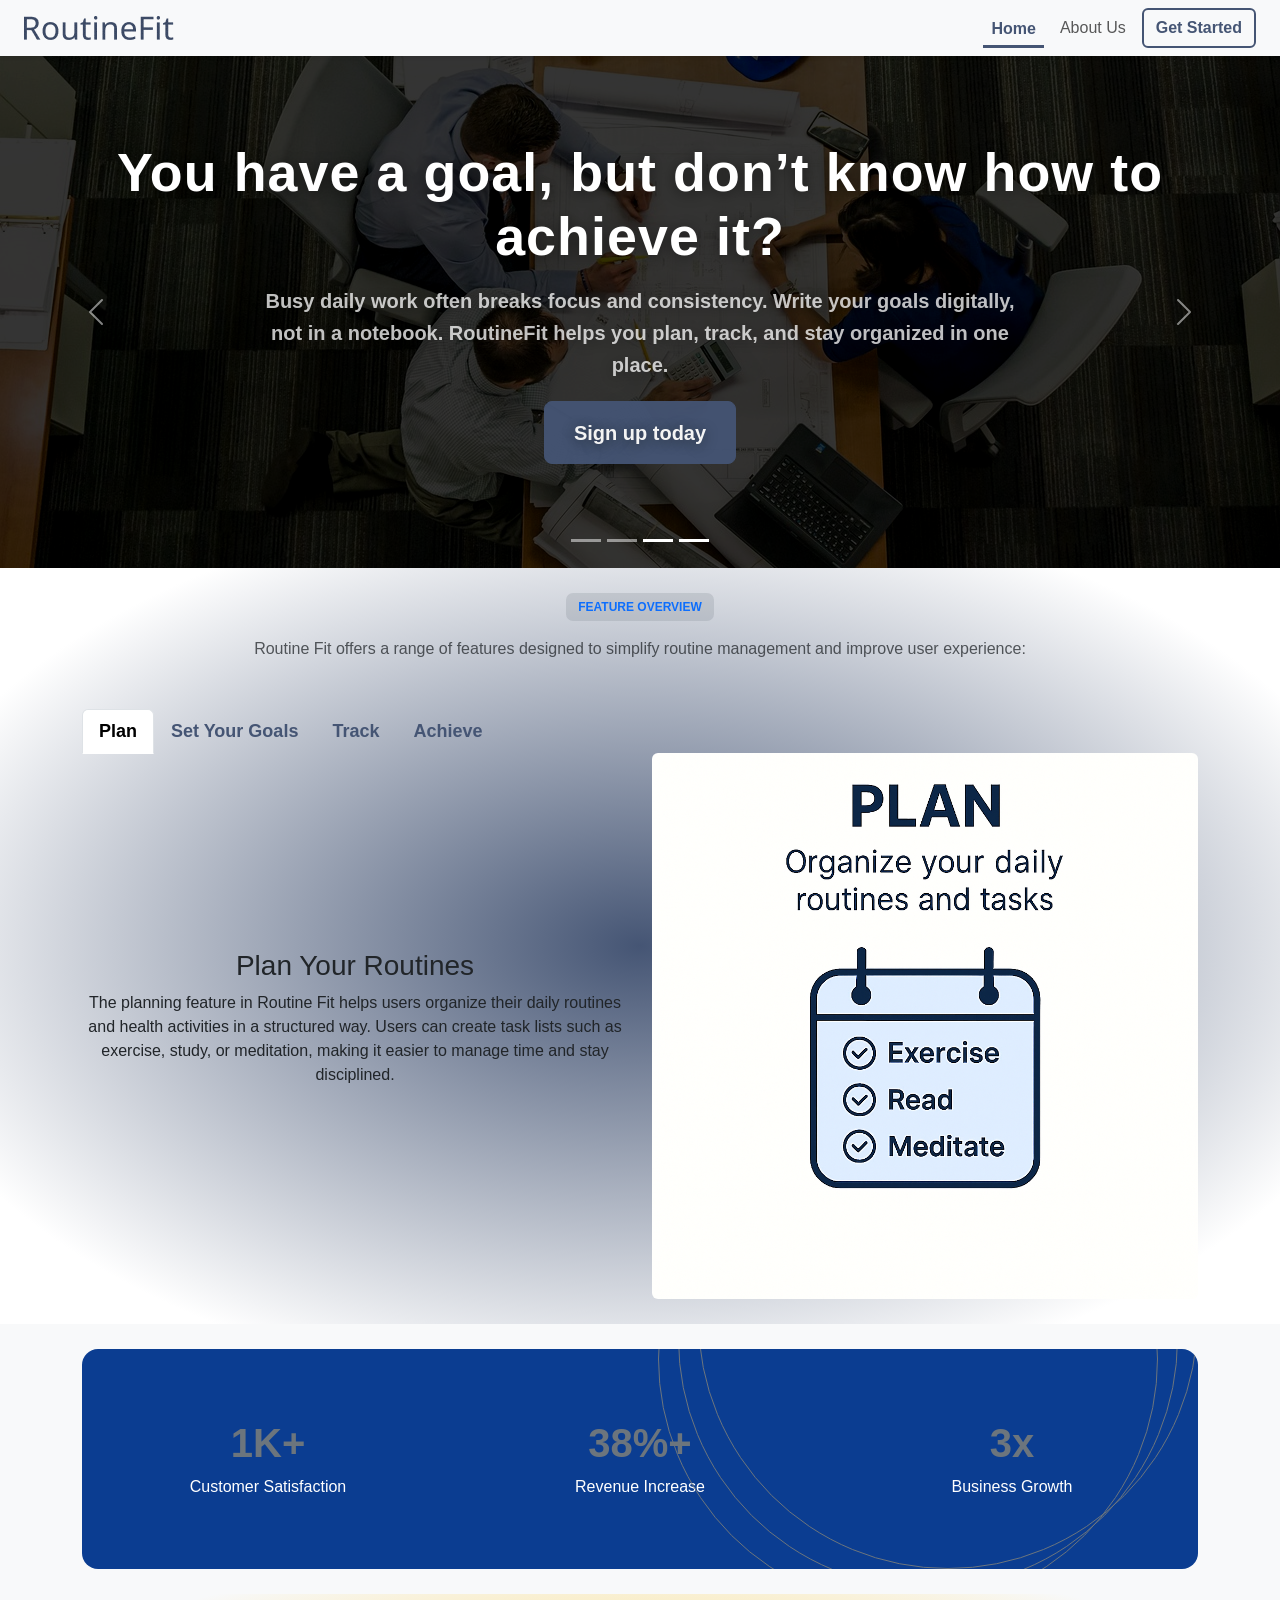
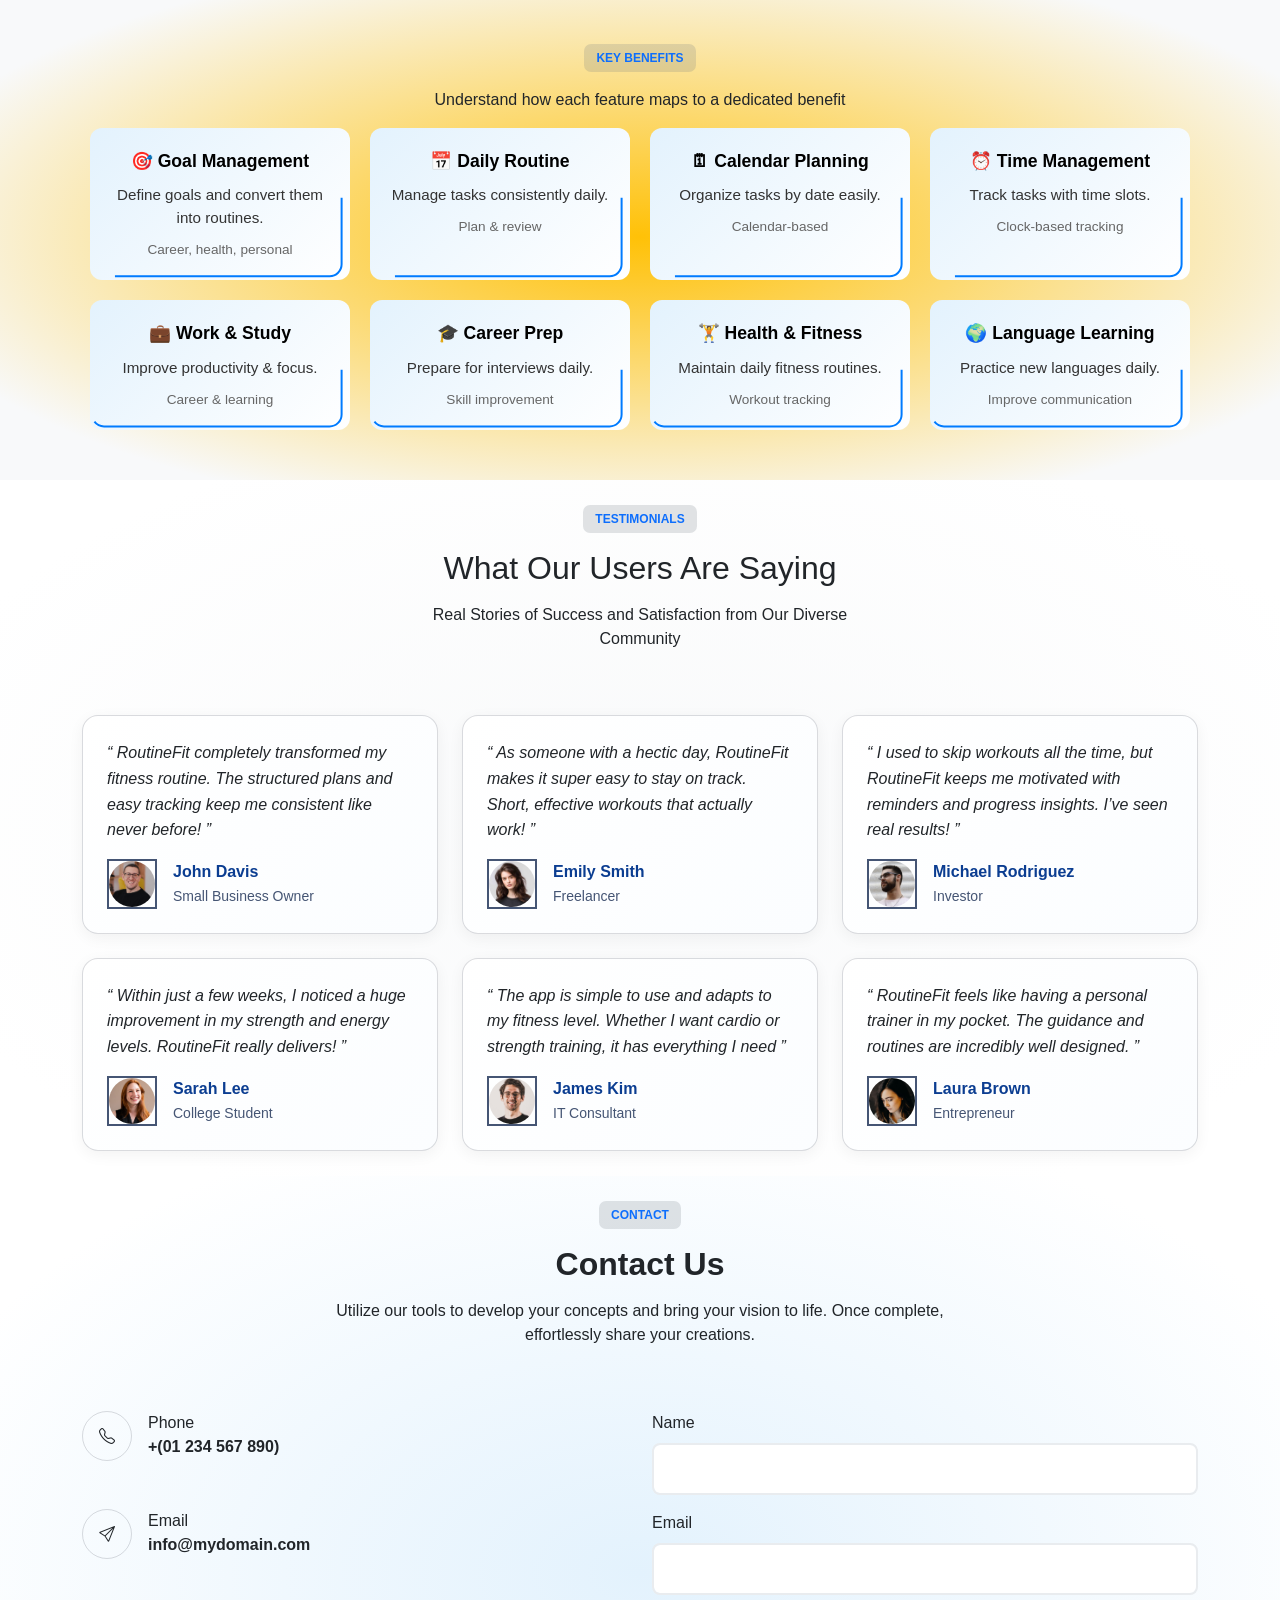
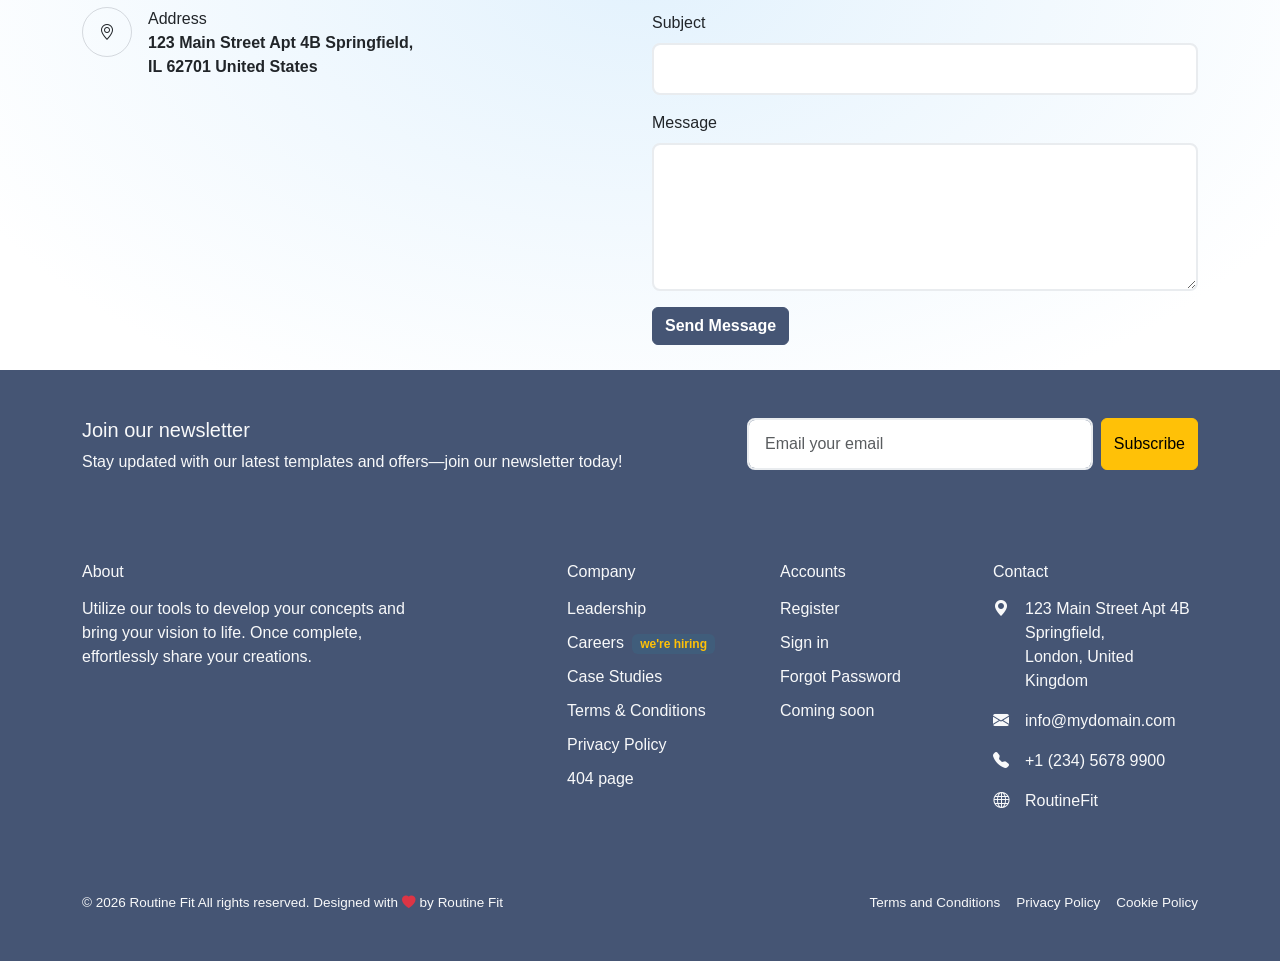
<file: index.html>
<!doctype html>
<html lang="en">
  <head>
    <meta charset="UTF-8" />
    <meta
      name="description"
      content="The purpose of Routine Fit is to provide a unified digital platform that helps users manage their daily routines and health-related habits in enjoyable and consistent way. The website addresses common issues such as lack of discipline, irregular schedules, unhealthy lifestyle habits, and mental stress. Routine Fit motivates users to maintain consistency and improve overall well-being"
    />
    <meta
      name="keywords"
      content="Routine management, Fitness, career Goal, discipline, habits, lifestyle, motivates, healthy, schedules, well-being, daily-routines"
    />
    <meta name="author" content="Tech Stack Hub" />
    <meta name="viewport" content="width=device-width, initial-scale=1.0" />
    <title>Routine Fit</title>
    <link
      href="https://cdn.jsdelivr.net/npm/bootstrap@5.3.8/dist/css/bootstrap.min.css"
      rel="stylesheet"
      integrity="sha384-sRIl4kxILFvY47J16cr9ZwB07vP4J8+LH7qKQnuqkuIAvNWLzeN8tE5YBujZqJLB"
      crossorigin="anonymous"
    />
    <link href="assets/css/style.css" rel="stylesheet" />
    <link rel="stylesheet" href="https://cdn.jsdelivr.net/npm/bootstrap-icons@1.10.5/font/bootstrap-icons.css">
    <link rel="icon" type="image/x-icon" href="assets/images/routinefit_favicon.ico">
    <link rel="icon" type="image/png" href="assets/images/routinefit_favicon.ico" sizes="192x192">
    <link rel="apple-touch-icon" sizes="180x180" href="assets/images/routinefit_favicon.ico">
 </head>
  <body>
    <header>
      <nav class="navbar sticky-top navbar-expand-lg navbar-light bg-light shadow-sm">
        <div class="container-fluid px-4">
          <a class="navbar-brand fw-bold d-flex align-items-center" href="index.html">
            <img
              loading="lazy"
              src="assets/images/RoutineFit.png"
              alt="RoutineFit Logo"
              class="logo d-inline-block align-text-top me-2"
            />
            <span class="brand-text"></span>
          </a>
          <button
            class="navbar-toggler"
            type="button"
            data-bs-toggle="collapse"
            data-bs-target="#mainNav"
            aria-controls="mainNav"
            aria-expanded="false"
            aria-label="Toggle navigation"
          >
            <span class="navbar-toggler-icon"></span>
          </button>
          <div class="collapse navbar-collapse" id="mainNav">
            <ul class="navbar-nav ms-auto align-items-lg-center gap-2">
              <li class="nav-item">
                <a class="nav-link active" href="index.html">Home</a>
              </li>
              <li class="nav-item">
                <a class="nav-link" aria-current="page" href="page-about.html">About Us</a>
              </li>
              <li class="nav-item">
                <a class="btn btn-outline-primary" href="signing.html">Get Started</a>
              </li>
            </ul>
          </div>
        </div>
      </nav>
    </header>
    <main>
      <section id="heroBanner">
        <div
          id="myCarousel"
          class="carousel slide mb-6"
          data-bs-ride="carousel"
        >
          <div class="carousel-indicators">
            <button
              type="button"
              data-bs-target="#myCarousel"
              data-bs-slide-to="0"
              class=""
              aria-label="Slide 1"
            ></button>
            <button
              type="button"
              data-bs-target="#myCarousel"
              data-bs-slide-to="1"
              aria-label="Slide 2"
              class=""
            ></button>
            <button
              type="button"
              data-bs-target="#myCarousel"
              data-bs-slide-to="2"
              aria-label="Slide 3"
              class="active"
              aria-current="true"
            ></button>
            <button
              type="button"
              data-bs-target="#myCarousel"
              data-bs-slide-to="3"
              aria-label="Slide 4"
              class="active"
              aria-current="true"
            ></button>
          </div>
          <div class="carousel-inner">
            <div class="carousel-item active">
                <img loading="lazy" src="assets/images/11.jpg" aria-hidden="true"
                class="bd-placeholder-img"
                height="100"
                width="100">
              
                <rect
                  width="100"
                  height="100"
                  fill="var(--bs-secondary-color)"
                ></rect>
              </svg>
              <div class="container">
                <div class="carousel-caption text-start">
                  <h1>You have a goal, but don’t know how to achieve it?</h1>
                  <p class="opacity-75">
                    Busy daily work often breaks focus and consistency. Write your goals digitally, not in a notebook.
RoutineFit helps you plan, track, and stay organized in one place.
                  </p>
                  <p>
                    <a class="btn btn-lg btn-primary" href="signing.html">Sign up today</a>
                  </p>
                </div>
              </div>
            </div>
            <div class="carousel-item ">
           <img loading="lazy" src="assets/images/12.jpg" aria-hidden="true"
                class="bd-placeholder-img"
                height="100"
                width="100">
                <rect
                  width="100"
                  height="100"
                  fill="var(--bs-secondary-color)"
                ></rect>
              </svg>
              <div class="container">
                <div class="carousel-caption text-end">
                  <h1>Calendar‑Based Planning</h1>
                  <p>
                    Plan day‑wise tasks using a smart calendar.
Track completed work and get reminders for pending tasks.
                  </p>
                  <p>
                    <a class="btn btn-lg btn-primary" href="signing.html">Learn more</a>
                  </p>
                </div>
              </div>
            </div>
            <div class="carousel-item">
              <img loading="lazy" src="assets/images/3.png" aria-hidden="true"
                class="bd-placeholder-img"
                height="100"
                width="100">
                <rect
                  width="100"
                  height="100"
                  fill="var(--bs-secondary-color)"
                ></rect>
              </svg>
              <div class="container">
                <div class="carousel-caption text-start">
                  <h1>Time‑Wise Progress Tracking</h1>
                  <p>
                    Organize tasks clock‑wise and track your progress.
Know where you stand now and how much improvement is needed.

                  </p>
                  <p>
                    <a class="btn btn-lg btn-primary" href="signing.html"
                      >Sign up today</a
                    >
                  </p>
                </div>
              </div>
            </div>
              <div class="carousel-item">
           <img loading="lazy" src="assets/images/14.jpg" aria-hidden="true"
                class="bd-placeholder-img"
                height="100"
                width="100">
                <rect
                  width="100"
                  height="100"
                  fill="var(--bs-secondary-color)"
                ></rect>
              </svg>
              <div class="container">
                <div class="carousel-caption text-end">
                  <h1>Result / Motivation</h1>
                  <p>
Small daily actions lead to big achievements.
RoutineFit helps you stay consistent and reach your goals.
                  </p>
                  <p>
                    <a class="btn btn-lg btn-primary" href="signing.html">Learn more</a>
                  </p>
                </div>
              </div>
            </div>
          </div>
          <button
            class="carousel-control-prev"
            type="button"
            data-bs-target="#myCarousel"
            data-bs-slide="prev"
          >
            <span class="carousel-control-prev-icon" aria-hidden="true"></span>
            <span class="visually-hidden">Previous</span>
          </button>
          <button
            class="carousel-control-next"
            type="button"
            data-bs-target="#myCarousel"
            data-bs-slide="next"
          >
            <span class="carousel-control-next-icon" aria-hidden="true"></span>
            <span class="visually-hidden">Next</span>
          </button>
        </div>
      </section>
   
      <section id="overview" class="section mx-auto text-center">
            <span class="subtitle text-uppercase mb-3" data-aos="fade-up" data-aos-delay="0"> Feature overview</span>
             <p class="text-center text-muted mb-5">Routine Fit offers a range of features designed to simplify routine management and improve user experience:</p>
            <div class="container">
        <div class="row routines-overview">
        <div class="col-md-12 col-lg-12">
   <ul class="nav nav-tabs" id="myTab" role="tablist">
  <li class="nav-item" role="presentation">
    <button class="nav-link active" id="plan-tab" data-bs-toggle="tab" data-bs-target="#plan" type="button" role="tab" aria-controls="plan" aria-selected="true">Plan</button>
  </li>
  <li class="nav-item" role="presentation">
    <button class="nav-link" id="goals-tab" data-bs-toggle="tab" data-bs-target="#goals" type="button" role="tab" aria-controls="goals" aria-selected="false">Set Your Goals</button>
  </li>
  <li class="nav-item" role="presentation">
    <button class="nav-link" id="track-tab" data-bs-toggle="tab" data-bs-target="#track" type="button" role="tab" aria-controls="track" aria-selected="false">Track</button>
  </li>
   <li class="nav-item" role="presentation">
    <button class="nav-link" id="achieve-tab" data-bs-toggle="tab" data-bs-target="#achieve" type="button" role="tab" aria-controls="achieve" aria-selected="false">Achieve</button>
  </li>
</ul>
<div class="tab-content" id="myTabContent">
  <div class="tab-pane fade show active" id="plan" role="tabpanel" aria-labelledby="plan-tab" tabindex="0">
     <div class="row align-items-center">
      <div class="col-md-6 key-info">
        <h3>Plan Your Routines</h3>
        <p>The planning feature in Routine Fit helps users organize their daily routines and health activities in a structured way. Users can create task lists such as exercise, study, or meditation, making it easier to manage time and stay disciplined.</p>
      </div>
      <div class="col-md-6 key-info">
        <img loading="lazy" src="assets/images/plan.png" alt="Planning Routines" class="img-fluid rounded">
      </div>
    </div>
  </div>
  <div class="tab-pane fade" id="goals" role="tabpanel" aria-labelledby="goals-tab" tabindex="0">
        <div class="row align-items-center">
      <div class="col-md-6 key-info">
        <h3>Set Your Goals</h3>
        <p>This feature allows users to define clear and achievable goals for personal growth. Setting goals gives direction and purpose, helping users stay focused and motivated throughout their journey.</p>
      </div>
      <div class="col-md-6">
        <img loading="lazy" src="assets/images/goals.png" alt="Setting Goals" class="img-fluid rounded">
      </div>
    </div> 
  </div>
  <div class="tab-pane fade" id="track" role="tabpanel" aria-labelledby="track-tab" tabindex="0">
     <div class="row align-items-center">
      <div class="col-md-6">
        <h3>Track Your Progress</h3>
        <p>Routine Fit enables users to track their daily activities and habits. It monitors consistency using streaks and progress indicators, helping users stay motivated and aware of their performance.</p>
      </div>
      <div class="col-md-6 key-info">
        <img loading="lazy" src="assets/images/track.png" alt="Tracking Progress" class="img-fluid rounded">
      </div>
    </div>
  </div>
    <div class="tab-pane fade" id="achieve" role="tabpanel" aria-labelledby="achieve-tab" tabindex="">
        <div class="row align-items-center">
      <div class="col-md-6 key-info">
        <h3>Achieve Your Goals</h3>
        <p>The achievement feature rewards users when they complete goals and maintain consistency. It provides a sense of accomplishment and encourages users to continue improving their lifestyle.</p>
      </div>
      <div class="col-md-6">
        <img loading="lazy" src="assets/images/achieve.png" alt="Achieving Goals" class="img-fluid rounded">
      </div>
    </div>
    </div>
</div>
        </div>
  </div>
  </div>
      </section>
         <section id="stats" class="section">
          <div class="container">
            <div class="row">
              <div class="col-12">
<div class="d-flex flex-wrap content rounded-4 aos-init aos-animate" data-aos="fade-up" data-aos-delay="0">
                  <div class="rounded-borders">
                    <div class="rounded-border-1"></div>
                    <div class="rounded-border-2"></div>
                    <div class="rounded-border-3"></div>
                  </div>
                  <div class="col-12 col-sm-6 col-md-4 mb-4 mb-md-0 text-center">
                    <div class="stat-item">
             
                      <h3 class="fs-1 fw-bold"><span class="counter" data-target="10">0</span><span>K+</span></h3>
                      <p class="mb-0">Customer Satisfaction</p>
                    </div>
                  </div>
                  <div class="col-12 col-sm-6 col-md-4 mb-4 mb-md-0 text-center aos-init aos-animate" data-aos="fade-up" data-aos-delay="200">
                    <div class="stat-item">
                      <h3 class="fs-1 fw-bold"> <span class="counter" data-target="200">0</span><span>%+</span></h3>
                      <p class="mb-0">Revenue Increase</p>
                    </div>
                  </div>
                  <div class="col-12 col-sm-6 col-md-4 mb-4 mb-md-0 text-center">
                    <div class="stat-item">
                      <h3 class="fs-1 fw-bold"><span class="counter" data-target="20" data-counter="0">20</span><span>x</span></h3>
                      <p class="mb-0">Business Growth</p>
                    </div>
                  </div>
                </div>
              </div>
            </div>
          </div>
        </section>
<section id="benefits">
  <span class="subtitle text-uppercase mb-3" data-aos="fade-up" data-aos-delay="0">Key Benefits</span>
  <p>Understand how each feature maps to a dedicated benefit</p>
  <div class="benefits-row"> <!-- 1 -->
    <div class="custom-card">
      <svg class="border-svg"><rect x="2" y="2" width="96%" height="96%" rx="12"/></svg>
      <div class="card-header">🎯 Goal Management</div>
      <div class="card-body">Define goals and convert them into routines.</div>
      <div class="card-footer">Career, health, personal</div>
    </div>
    <!-- 2 -->
    <div class="custom-card">
      <svg class="border-svg"><rect x="2" y="2" width="96%" height="96%" rx="12"/></svg>
      <div class="card-header">📅 Daily Routine</div>
      <div class="card-body">Manage tasks consistently daily.</div>
      <div class="card-footer">Plan & review</div>
    </div>
    <!-- 3 -->
    <div class="custom-card">
      <svg class="border-svg"><rect x="2" y="2" width="96%" height="96%" rx="12"/></svg>
      <div class="card-header">🗓 Calendar Planning</div>
      <div class="card-body">Organize tasks by date easily.</div>
      <div class="card-footer">Calendar-based</div>
    </div>
    <!-- 4 -->
    <div class="custom-card">
      <svg class="border-svg"><rect x="2" y="2" width="96%" height="96%" rx="12"/></svg>
      <div class="card-header">⏰ Time Management</div>
      <div class="card-body">Track tasks with time slots.</div>
      <div class="card-footer">Clock-based tracking</div>
    </div>
    <!-- 5 -->
    <div class="custom-card">
      <svg class="border-svg"><rect x="2" y="2" width="96%" height="96%" rx="12"/></svg>
      <div class="card-header">💼 Work & Study</div>
      <div class="card-body">Improve productivity & focus.</div>
      <div class="card-footer">Career & learning</div>
    </div>
<!-- 6 -->
    <div class="custom-card">
      <svg class="border-svg"><rect x="2" y="2" width="96%" height="96%" rx="12"/></svg>
      <div class="card-header">🎓 Career Prep</div>
      <div class="card-body">Prepare for interviews daily.</div>
      <div class="card-footer">Skill improvement</div>
    </div>
  <!-- 7 -->
    <div class="custom-card">
      <svg class="border-svg"><rect x="2" y="2" width="96%" height="96%" rx="12"/></svg>
      <div class="card-header">🏋 Health & Fitness</div>
      <div class="card-body">Maintain daily fitness routines.</div>
      <div class="card-footer">Workout tracking</div>
    </div>
 <!-- 8 -->
    <div class="custom-card">
      <svg class="border-svg"><rect x="2" y="2" width="96%" height="96%" rx="12"/></svg>
      <div class="card-header">🌍 Language Learning</div>
      <div class="card-body">Practice new languages daily.</div>
      <div class="card-footer">Improve communication</div>
    </div>
</div>
</section>
  <!-- ======= Testimonials =======-->
        <section class="section testimonials__v2" id="testimonials">
          <div class="container">
            <div class="row mb-5">
              <div class="col-lg-5 mx-auto text-center"><span class="subtitle text-uppercase mb-3" data-aos="fade-up" data-aos-delay="0">Testimonials</span>
                <h2 class="mb-3" data-aos="fade-up" data-aos-delay="100">What Our Users Are Saying</h2>
                <p data-aos="fade-up" data-aos-delay="200">Real Stories of Success and Satisfaction from Our Diverse Community</p>
              </div>
            </div>
            <div class="row g-4" data-masonry="{&quot;percentPosition&quot;: true }">
              <div class="col-md-6 col-lg-4" data-aos="fade-up" data-aos-delay="0">
                <div class="testimonial rounded-4 p-4">
                  <blockquote class="mb-3">
                     &ldquo;
                   RoutineFit completely transformed my fitness routine. The structured plans and easy tracking keep me consistent like never before!
                    &rdquo;
                  </blockquote>
                  <div class="testimonial-author d-flex gap-3 align-items-center">
                    <div class="author-img"><img class="rounded-circle img-fluid" src="assets/images/person-sq-2-min.jpg" alt="FreeBootstrap.net image placeholder"></div>
                    <div class="lh-base"><strong class="d-block">John Davis</strong><span>Small Business Owner</span></div>
                  </div>
                </div>
              </div>
              <div class="col-md-6 col-lg-4" data-aos="fade-up" data-aos-delay="100">
                <div class="testimonial rounded-4 p-4">
                  <blockquote class="mb-3">
                     &ldquo;
                    As someone with a hectic day, RoutineFit makes it super easy to stay on track. Short, effective workouts that actually work!
                    &rdquo;
                  </blockquote>
                  <div class="testimonial-author d-flex gap-3 align-items-center">
                    <div class="author-img"><img class="rounded-circle img-fluid" src="assets/images/person-sq-1-min.jpg" alt="FreeBootstrap.net image placeholder"></div>
                    <div class="lh-base"><strong class="d-block">Emily Smith</strong><span>Freelancer</span></div>
                  </div>
                </div>
              </div>
              <div class="col-md-6 col-lg-4" data-aos="fade-up" data-aos-delay="200">
                <div class="testimonial rounded-4 p-4">
                  <blockquote class="mb-3">
                     &ldquo;
                    I used to skip workouts all the time, but RoutineFit keeps me motivated with reminders and progress insights. I’ve seen real results!
                    &rdquo;
                  </blockquote>
                  <div class="testimonial-author d-flex gap-3 align-items-center">
                    <div class="author-img"><img class="rounded-circle img-fluid" src="assets/images/person-sq-5-min.jpg" alt="FreeBootstrap.net image placeholder"></div>
                    <div class="lh-base"><strong class="d-block">Michael Rodriguez</strong><span>Investor</span></div>
                  </div>
                </div>
              </div>
              <div class="col-md-6 col-lg-4" data-aos="fade-up" data-aos-delay="300">
                <div class="testimonial rounded-4 p-4">
                  <blockquote class="mb-3">
                     &ldquo;
                    Within just a few weeks, I noticed a huge improvement in my strength and energy levels. RoutineFit really delivers!
                    &rdquo;
                  </blockquote>
                  <div class="testimonial-author d-flex gap-3 align-items-center">
                    <div class="author-img"><img class="rounded-circle img-fluid" src="assets/images/person-sq-3-min.jpg" alt="FreeBootstrap.net image placeholder"></div>
                    <div class="lh-base"><strong class="d-block">Sarah Lee</strong><span>College Student</span></div>
                  </div>
                </div>
              </div>
              <div class="col-md-6 col-lg-4" data-aos="fade-up" data-aos-delay="400">
                <div class="testimonial rounded-4 p-4">
                  <blockquote class="mb-3">
                     &ldquo;
                    The app is simple to use and adapts to my fitness level. Whether I want cardio or strength training, it has everything I need
                    &rdquo;
                  </blockquote>
                  <div class="testimonial-author d-flex gap-3 align-items-center">
                    <div class="author-img"><img class="rounded-circle img-fluid" src="assets/images/person-sq-7-min.jpg" alt="FreeBootstrap.net image placeholder"></div>
                    <div class="lh-base"><strong class="d-block">James Kim</strong><span>IT Consultant</span></div>
                  </div>
                </div>
              </div>
              <div class="col-md-6 col-lg-4" data-aos="fade-up" data-aos-delay="500">
                <div class="testimonial rounded-4 p-4">
                  <blockquote class="mb-3">
                     &ldquo;
                    RoutineFit feels like having a personal trainer in my pocket. The guidance and routines are incredibly well designed.
                    &rdquo;
                  </blockquote>
                  <div class="testimonial-author d-flex gap-3 align-items-center">
                    <div class="author-img"><img class="rounded-circle img-fluid" src="assets/images/person-sq-8-min.jpg" alt="FreeBootstrap.net image placeholder"></div>
                    <div class="lh-base"><strong class="d-block">Laura Brown</strong><span>Entrepreneur</span></div>
                  </div>
                </div>
              </div>
            </div>
          </div>
        </section>
        <!-- Testimonials-->
       <!-- ======= Contact =======-->
        <section class="section contact__v2" id="contact">
          <div class="container">
            <div class="row mb-5">
              <div class="col-md-6 col-lg-7 mx-auto text-center"><span class="subtitle text-uppercase mb-3" data-aos="fade-up" data-aos-delay="0">Contact</span>
                <h2 class="h2 fw-bold mb-3" data-aos="fade-up" data-aos-delay="0">Contact Us</h2>
                <p data-aos="fade-up" data-aos-delay="100">Utilize our tools to develop your concepts and bring your vision to life. Once complete, effortlessly share your creations.</p>
              </div>
            </div>
            <div class="row">
              <div class="col-md-6">
                <div class="d-flex gap-5 flex-column">
                  <div class="d-flex align-items-start gap-3" data-aos="fade-up" data-aos-delay="0">
                    <div class="icon d-block"><i class="bi bi-telephone"></i></div><span> <span class="d-block">Phone</span><strong>+(01 234 567 890)</strong></span>
                  </div>
                  <div class="d-flex align-items-start gap-3" data-aos="fade-up" data-aos-delay="100">
                    <div class="icon d-block"><i class="bi bi-send"></i></div><span> <span class="d-block">Email</span><strong>info@mydomain.com</strong></span>
                  </div>
                  <div class="d-flex align-items-start gap-3" data-aos="fade-up" data-aos-delay="200">
                    <div class="icon d-block"><i class="bi bi-geo-alt"></i></div><span> <span class="d-block">Address</span>
                      <address class="fw-bold">123 Main Street Apt 4B Springfield, <br> IL 62701 United States</address></span>
                  </div>
                </div>
              </div>
              <div class="col-md-6">
                <div class="form-wrapper" data-aos="fade-up" data-aos-delay="300">
                  <form id="contactForm">
                    <div class="row gap-3 mb-3">
                      <div class="col-md-12">
                        <label class="mb-2" for="name">Name</label>
                        <input class="form-control" id="name" type="text" name="name" required="">
                      </div>
                      <div class="col-md-12">
                        <label class="mb-2" for="email">Email</label>
                        <input class="form-control" id="email" type="email" name="email" required="">
                      </div>
                    </div>
                    <div class="row gap-3 mb-3">
                      <div class="col-md-12">
                        <label class="mb-2" for="subject">Subject</label>
                        <input class="form-control" id="subject" type="text" name="subject">
                      </div>
                    </div>
                    <div class="row gap-3 gap-md-0 mb-3">
                      <div class="col-md-12">
                        <label class="mb-2" for="message">Message</label>
                        <textarea class="form-control" id="message" name="message" rows="5" required=""></textarea>
                      </div>
                    </div>
                    <input  class="btn btn-primary fw-semibold" type="submit" value="Send Message">
                  </form>
                  <div class="mt-3 d-none alert alert-success" id="successMessage">Message sent successfully!</div>
                  <div class="mt-3 d-none alert alert-danger" id="errorMessage">Message sending failed. Please try again later.</div>
                </div>
              </div>
            </div>
          </div>
        </section>
        <!-- End Contact-->
    </main>
 
    
        
        <!-- ======= Footer =======-->
        <footer class="footer pt-5 pb-5">
          <div class="container">
            <div class="row mb-5 pb-4">
              <div class="col-md-7">
                <h2 class="fs-5">Join our newsletter</h2>
                <p>Stay updated with our latest templates and offers—join our newsletter today!</p>
              </div>
              <div class="col-md-5">
                <form class="d-flex gap-2">
                  <input class="form-control" type="email" placeholder="Email your email" required="">
                  <button class="btn btn-warning fs-6" type="submit">Subscribe</button>
                </form>
              </div>
            </div>
            <div class="row justify-content-between mb-5 g-xl-5">
              <div class="col-md-4 mb-5 mb-lg-0">
                <h3 class="mb-3">About</h3>
                <p class="mb-4">Utilize our tools to develop your concepts and bring your vision to life. Once complete, effortlessly share your creations.</p>
              </div>
              <div class="col-md-7">
                <div class="row g-2">
                  <div class="col-md-6 col-lg-4 mb-4 mb-lg-0">
                    <h3 class="mb-3">Company</h3>
                    <ul class="list-unstyled">
                      <li><a href="page-about.html">Leadership</a></li>
                      <li><a href="page-careers.html">Careers <span class="badge ms-1">we're hiring</span></a></li>
                      <li><a href="page-case-studies.html">Case Studies</a></li>
                      <li><a href="page-terms-conditions.html">Terms &amp; Conditions</a></li>
                      <li><a href="page-privacy-policy.html">Privacy Policy</a></li>
                      <li><a href="page-404.html">404 page</a></li>
                    </ul>
                  </div>
                  <div class="col-md-6 col-lg-4 mb-4 mb-lg-0">
                    <h3 class="mb-3">Accounts</h3>
                    <ul class="list-unstyled">
                      <li><a href="signing.html">Register</a></li>
                      <li><a href="signing.html">Sign in</a></li>
                      <li><a href="signing.html">Forgot Password</a></li>
                      <li><a href="signing.html">Coming soon</a></li>
                   
                    </ul>
                  </div>
                  <div class="col-md-6 col-lg-4 mb-4 mb-lg-0 quick-contact">
                    <h3 class="mb-3">Contact</h3>
                    <p class="d-flex mb-3"><i class="bi bi-geo-alt-fill me-3"></i><span>123 Main Street Apt 4B Springfield, <br> London, United Kingdom</span></p><a class="d-flex mb-3" href="mailto:info@mydomain.com"><i class="bi bi-envelope-fill me-3"></i><span>info@mydomain.com</span></a><a class="d-flex mb-3" href="tel://+123456789900"><i class="bi bi-telephone-fill me-3"></i><span>+1 (234) 5678 9900</span></a><a class="d-flex mb-3" href="index.html"><i class="bi bi-globe me-3"></i><span>RoutineFit</span></a>
                  </div>
                </div>
              </div>
            </div>
            <div class="row credits pt-3">
              <div class="col-xl-8 text-center text-xl-start mb-3 mb-xl-0">
                <!--
                Note:
                =>>> Please keep all the footer links intact. <<<=
                =>>> You can only remove the links if you buy the pro version. <<<=
                =>>> Buy the pro version, which includes a functional PHP/AJAX contact form and many additional features.: https://freebootstrap.net/template/vertex-pro-bootstrap-website-template-for-portfolio/ <<<=
                --> 
                &copy;
                <script>document.write(new Date().getFullYear());</script> Routine Fit   
                 All rights reserved. Designed with <i class="bi bi-heart-fill text-danger"></i> by <a href="index.html">Routine Fit</a>
              </div>
              <div class="col-xl-4 justify-content-start justify-content-xl-end quick-links d-flex flex-column flex-xl-row text-center text-xl-start gap-3"><a href="#">Terms and Conditions</a><a href="#">Privacy Policy</a><a href="#">Cookie Policy</a></div>
            </div>
          </div>
        </footer>
        <!-- End Footer-->
<script
      src="https://cdn.jsdelivr.net/npm/bootstrap@5.3.8/dist/js/bootstrap.bundle.min.js"
      integrity="sha384-FKyoEForCGlyvwx9Hj09JcYn3nv7wiPVlz7YYwJrWVcXK/BmnVDxM+D2scQbITxI"
      crossorigin="anonymous"
    ></script>
    <script src="assets/js/animate.js"></script>
  </body>
</html>
</file>
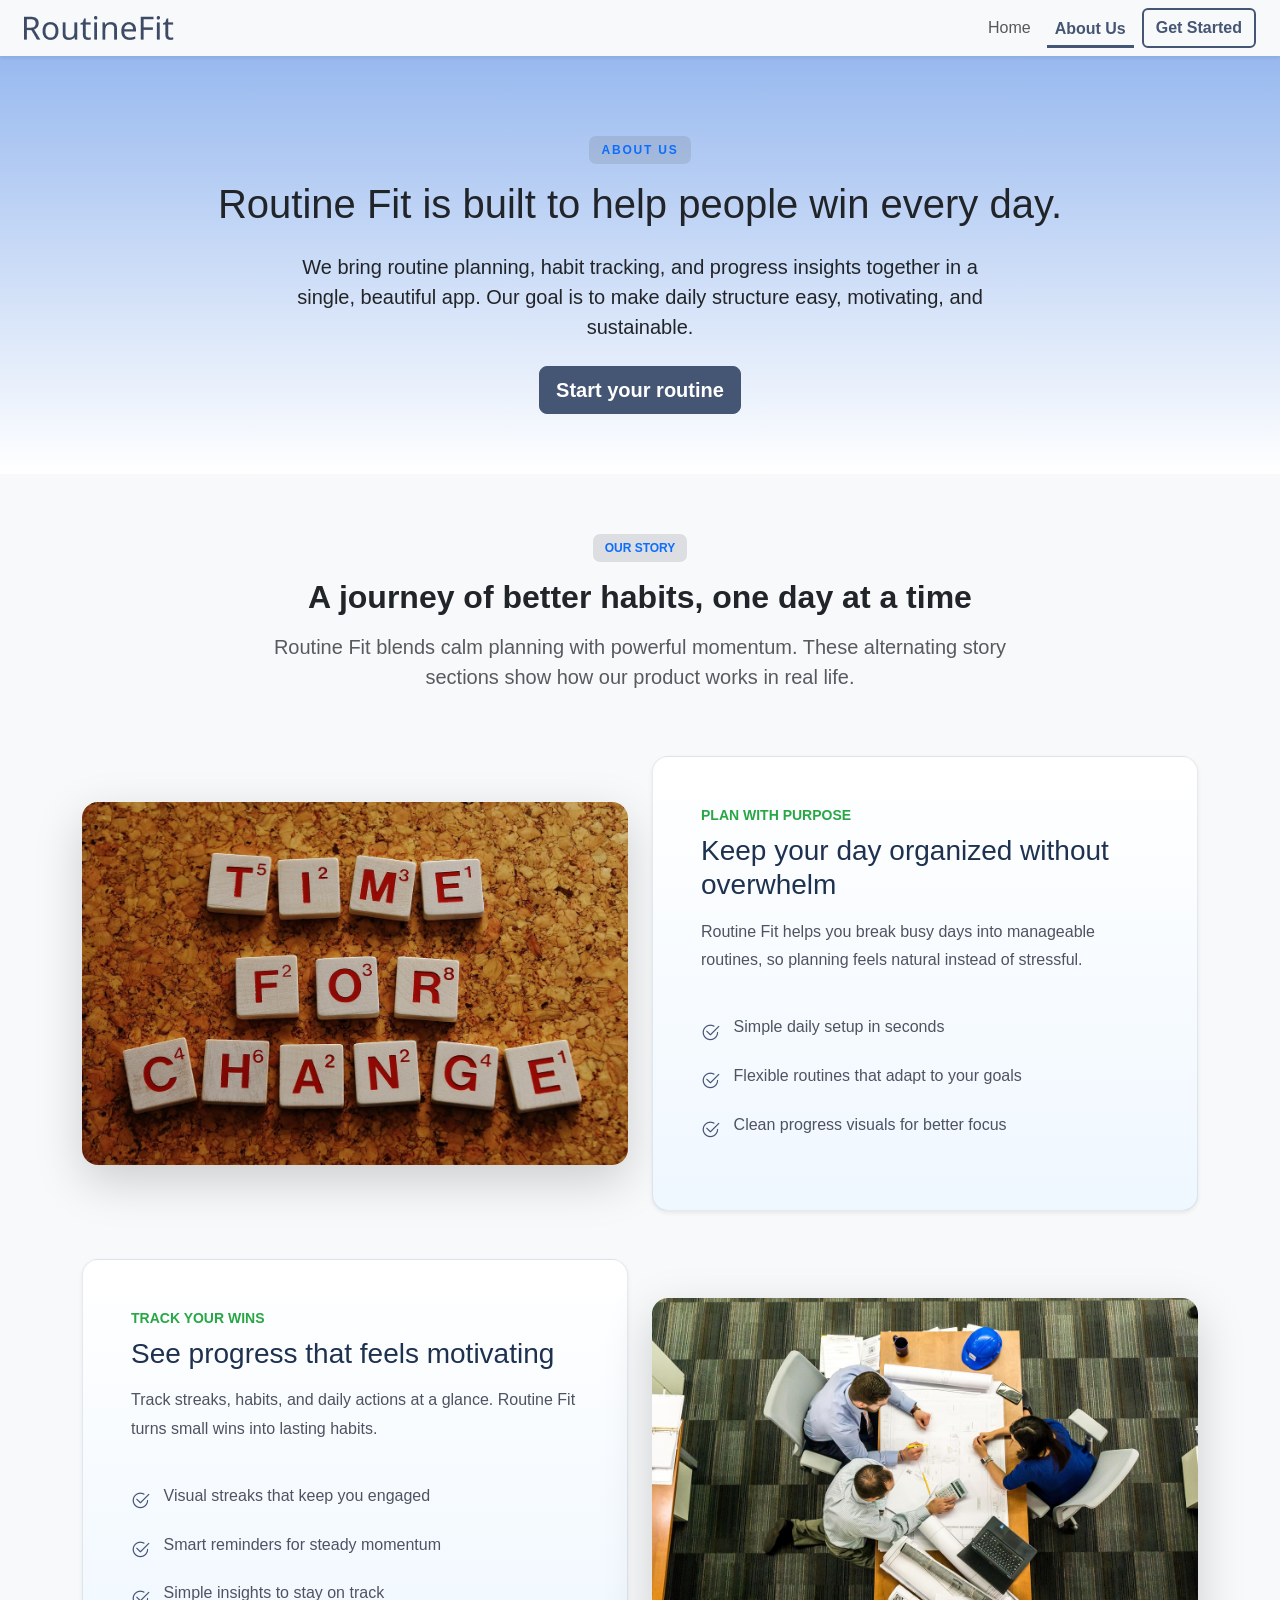
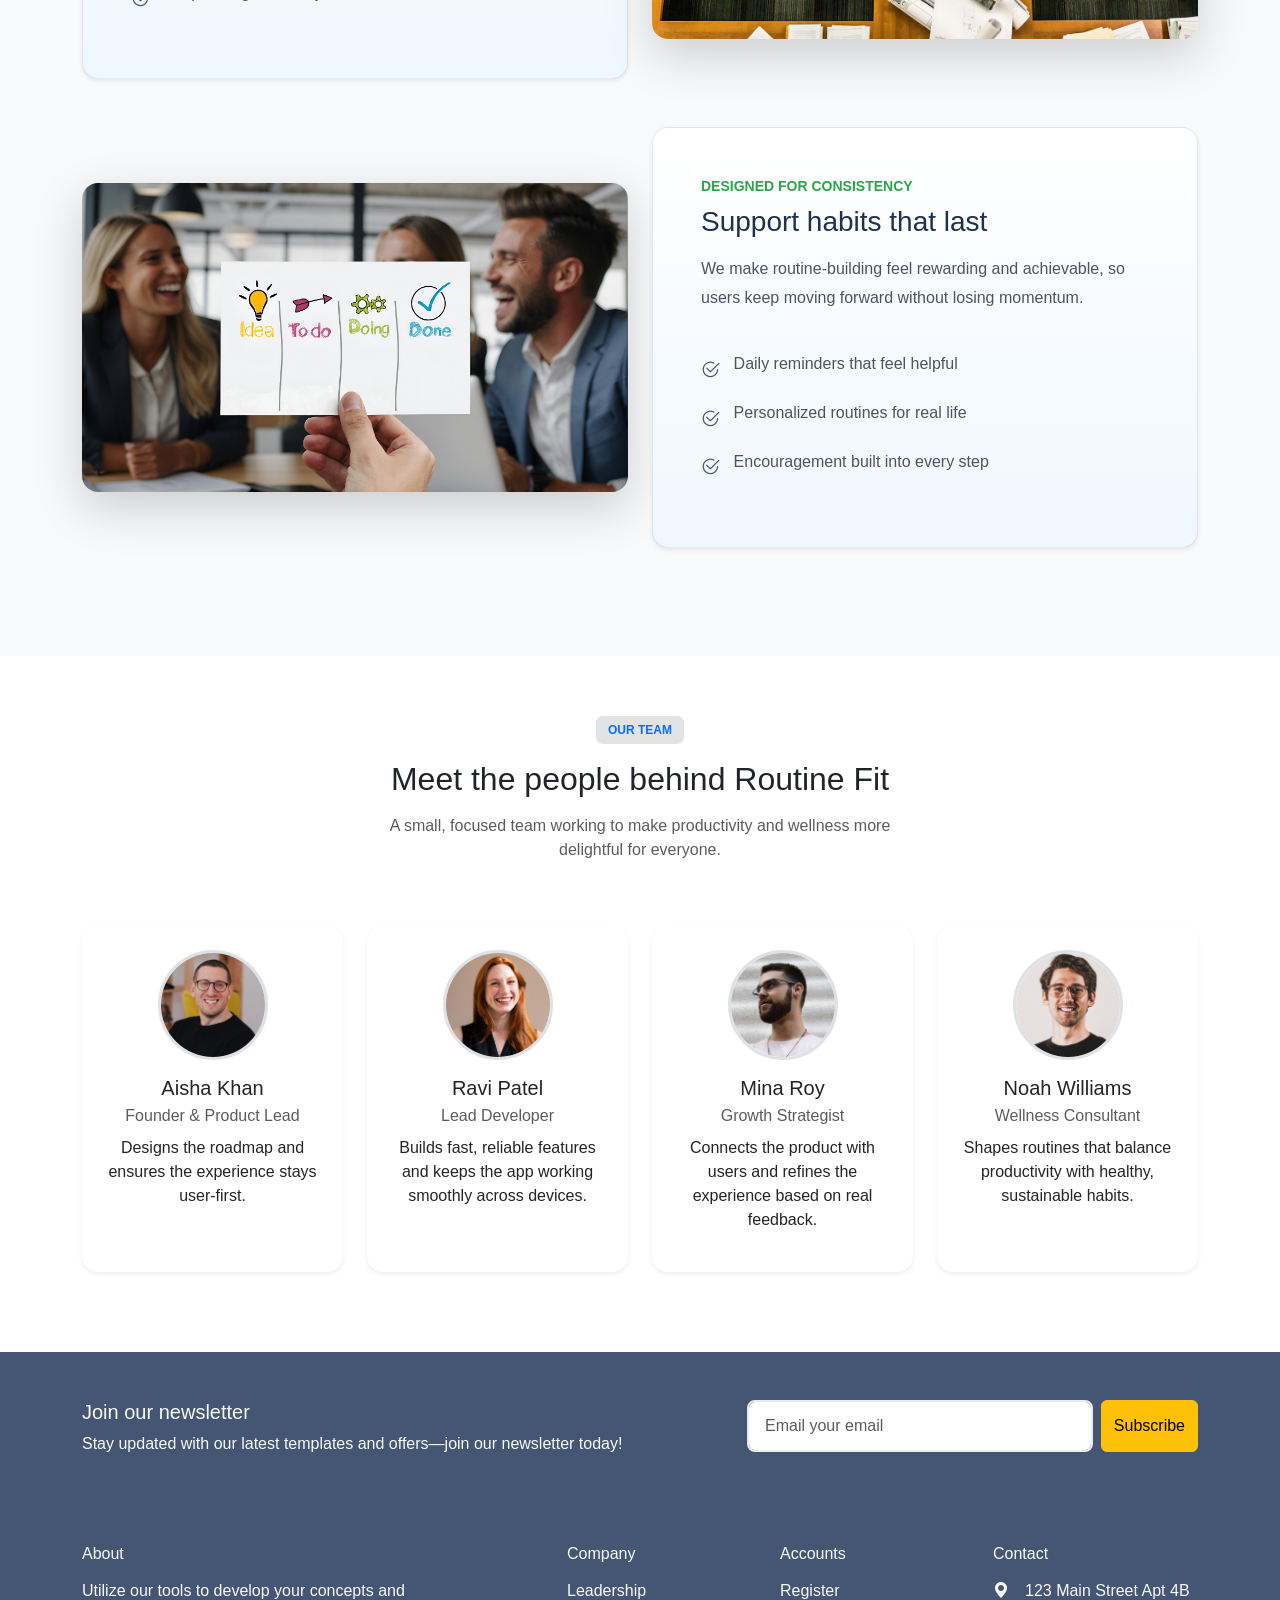
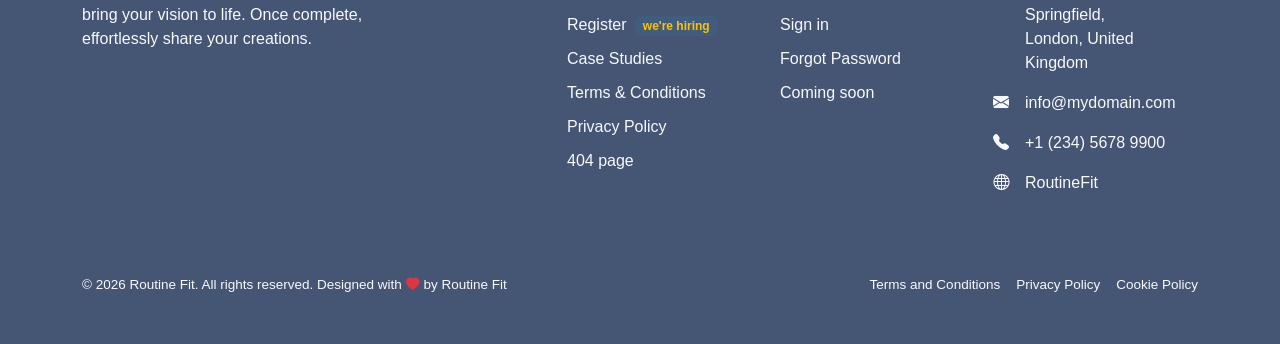
<file: page-about.html>
<!doctype html>
<html lang="en">
  <head>
    <meta charset="UTF-8" />
    <meta
      name="description"
      content="Learn about Routine Fit, our mission, team, and how we help users build healthier routines and stay consistent every day."
    />
    <meta
      name="keywords"
      content="Routine Fit, about us, team, routine management, productivity, habits, wellness"
    />
    <meta name="author" content="Tech Stack Hub" />
    <meta name="viewport" content="width=device-width, initial-scale=1.0" />
    <title>About Us - Routine Fit</title>
    <link
      href="https://cdn.jsdelivr.net/npm/bootstrap@5.3.8/dist/css/bootstrap.min.css"
      rel="stylesheet"
      integrity="sha384-sRIl4kxILFvY47J16cr9ZwB07vP4J8+LH7qKQnuqkuIAvNWLzeN8tE5YBujZqJLB"
      crossorigin="anonymous"
    />
    <link href="assets/css/style.css" rel="stylesheet" />
    <link rel="stylesheet" href="https://cdn.jsdelivr.net/npm/bootstrap-icons@1.10.5/font/bootstrap-icons.css">
    <link rel="icon" type="image/x-icon" href="assets/images/routinefit_favicon.ico">
    <link rel="icon" type="image/png" href="assets/images/routinefit_favicon.ico" sizes="192x192">
    <link rel="apple-touch-icon" sizes="180x180" href="assets/images/routinefit_favicon.ico">
  </head>
  <body>
    <header>
      <nav class="navbar sticky-top navbar-expand-lg navbar-light bg-light shadow-sm">
        <div class="container-fluid px-4">
          <a class="navbar-brand fw-bold d-flex align-items-center" href="index.html">
            <img
              loading="lazy"
              src="assets/images/RoutineFit.png"
              alt="RoutineFit Logo"
              class="logo d-inline-block align-text-top me-2"
            />
            <span class="brand-text"></span>
          </a>
          <button
            class="navbar-toggler"
            type="button"
            data-bs-toggle="collapse"
            data-bs-target="#mainNav"
            aria-controls="mainNav"
            aria-expanded="false"
            aria-label="Toggle navigation"
          >
            <span class="navbar-toggler-icon"></span>
          </button>
          <div class="collapse navbar-collapse" id="mainNav">
            <ul class="navbar-nav ms-auto align-items-lg-center gap-2">
              <li class="nav-item">
                <a class="nav-link" href="index.html">Home</a>
              </li>
              <li class="nav-item">
                <a class="nav-link active" aria-current="page" href="page-about.html">About Us</a>
              </li>
              <li class="nav-item">
                <a class="btn btn-outline-primary" href="signing.html">Get Started</a>
              </li>
            </ul>
          </div>
        </div>
      </nav>
    </header>
    <main>
      <section class="section about-hero text-center bg-white">
        <div class="container">
          <span class="subtitle text-uppercase mb-3">About Us</span>
          <h1 class="mb-4">Routine Fit is built to help people win every day.</h1>
          <p class="lead mx-auto mb-4" style="max-width: 720px;">
            We bring routine planning, habit tracking, and progress insights together in a single, beautiful app. Our goal is to make daily structure easy, motivating, and sustainable.
          </p>
          <a href="signing.html" class="btn btn-primary btn-lg">Start your routine</a>
        </div>
      </section>

      <section class="section about-story bg-light">
        <div class="container">
          <div class="row justify-content-center text-center mb-5">
            <div class="col-lg-8">
              <span class="subtitle text-uppercase mb-3">Our story</span>
              <h2 class="mb-3">A journey of better habits, one day at a time</h2>
              <p class="text-muted fs-5">Routine Fit blends calm planning with powerful momentum. These alternating story sections show how our product works in real life.</p>
            </div>
          </div>

          <div class="story-split row align-items-center mb-5">
            <div class="col-lg-6 col-md-6 mb-4 mb-lg-0">
              <div class="story-image rounded-4 overflow-hidden shadow-lg">
                <img src="assets/images/12.jpg" alt="Organized routine planning" class="img-fluid">
              </div>
            </div>
            <div class="col-lg-6 col-md-6">
              <div class="story-content p-5 rounded-4 bg-white shadow-sm">
                <span class="subtitle text-uppercase mb-2">Plan with purpose</span>
                <h3>Keep your day organized without overwhelm</h3>
                <p>Routine Fit helps you break busy days into manageable routines, so planning feels natural instead of stressful.</p>
                <ul class="story-checklist list-unstyled mt-4 mb-0">
                  <li><i class="bi bi-check2-circle"></i>Simple daily setup in seconds</li>
                  <li><i class="bi bi-check2-circle"></i>Flexible routines that adapt to your goals</li>
                  <li><i class="bi bi-check2-circle"></i>Clean progress visuals for better focus</li>
                </ul>
              </div>
            </div>
          </div>

          <div class="story-split row align-items-center mb-5 reverse-row">
            <div class="col-lg-6 order-lg-2 mb-4 mb-lg-0">
              <div class="story-content p-5 rounded-4 bg-white shadow-sm">

                <span class="subtitle text-uppercase mb-2">Track your wins</span>
                <h3>See progress that feels motivating</h3>
                <p>Track streaks, habits, and daily actions at a glance. Routine Fit turns small wins into lasting habits.</p>
                <ul class="story-checklist list-unstyled mt-4 mb-0">
                  <li><i class="bi bi-check2-circle"></i>Visual streaks that keep you engaged</li>
                  <li><i class="bi bi-check2-circle"></i>Smart reminders for steady momentum</li>
                  <li><i class="bi bi-check2-circle"></i>Simple insights to stay on track</li>
                </ul>
              </div>
            </div>
            <div class="col-lg-6 order-lg-1">
               <div class="story-image rounded-4 overflow-hidden shadow-lg">
                <img src="assets/images/11.jpg" alt="Tracking progress and habits" class="img-fluid">
              </div>
             
            </div>
          </div>

          <div class="story-split row align-items-center mb-5">
            <div class="col-lg-6 mb-4 mb-lg-0">
              <div class="story-image rounded-4 overflow-hidden shadow-lg">
                <img src="assets/images/14.jpg" alt="Team collaboration and goals" class="img-fluid">
              </div>
            </div>
            <div class="col-lg-6">
              <div class="story-content p-5 rounded-4 bg-white shadow-sm">
                <span class="subtitle text-uppercase mb-2">Designed for consistency</span>
                <h3>Support habits that last</h3>
                <p>We make routine-building feel rewarding and achievable, so users keep moving forward without losing momentum.</p>
                <ul class="story-checklist list-unstyled mt-4 mb-0">
                  <li><i class="bi bi-check2-circle"></i>Daily reminders that feel helpful</li>
                  <li><i class="bi bi-check2-circle"></i>Personalized routines for real life</li>
                  <li><i class="bi bi-check2-circle"></i>Encouragement built into every step</li>
                </ul>
              </div>
            </div>
          </div>
        </div>
      </section>

      <section class="section team-section">
        <div class="container">
          <div class="row mb-5">
            <div class="col-lg-6 mx-auto text-center">
              <span class="subtitle text-uppercase mb-3">Our team</span>
              <h2 class="mb-3">Meet the people behind Routine Fit</h2>
              <p class="text-muted">A small, focused team working to make productivity and wellness more delightful for everyone.</p>
            </div>
          </div>
          <div class="row g-4">
            <div class="col-md-6 col-xl-3">
              <div class="team-card rounded-4 p-4 text-center h-100 shadow-sm bg-white">
                <img loading="lazy" src="assets/images/person-sq-2-min.jpg" alt="Team member" class="img-fluid rounded-circle mb-3 team-photo">
                <h5 class="mb-1">Aisha Khan</h5>
                <p class="text-muted mb-2">Founder & Product Lead</p>
                <p>Designs the roadmap and ensures the experience stays user-first.</p>
              </div>
            </div>
            <div class="col-md-6 col-xl-3">
              <div class="team-card rounded-4 p-4 text-center h-100 shadow-sm bg-white">
                <img loading="lazy" src="assets/images/person-sq-3-min.jpg" alt="Team member" class="img-fluid rounded-circle mb-3 team-photo">
                <h5 class="mb-1">Ravi Patel</h5>
                <p class="text-muted mb-2">Lead Developer</p>
                <p>Builds fast, reliable features and keeps the app working smoothly across devices.</p>
              </div>
            </div>
            <div class="col-md-6 col-xl-3">
              <div class="team-card rounded-4 p-4 text-center h-100 shadow-sm bg-white">
                <img loading="lazy" src="assets/images/person-sq-5-min.jpg" alt="Team member" class="img-fluid rounded-circle mb-3 team-photo">
                <h5 class="mb-1">Mina Roy</h5>
                <p class="text-muted mb-2">Growth Strategist</p>
                <p>Connects the product with users and refines the experience based on real feedback.</p>
              </div>
            </div>
            <div class="col-md-6 col-xl-3">
              <div class="team-card rounded-4 p-4 text-center h-100 shadow-sm bg-white">
                <img loading="lazy" src="assets/images/person-sq-7-min.jpg" alt="Team member" class="img-fluid rounded-circle mb-3 team-photo">
                <h5 class="mb-1">Noah Williams</h5>
                <p class="text-muted mb-2">Wellness Consultant</p>
                <p>Shapes routines that balance productivity with healthy, sustainable habits.</p>
              </div>
            </div>
          </div>
        </div>
      </section>
    </main>

    <footer class="footer pt-5 pb-5">
      <div class="container">
        <div class="row mb-5 pb-4">
          <div class="col-md-7">
            <h2 class="fs-5">Join our newsletter</h2>
            <p>Stay updated with our latest templates and offers—join our newsletter today!</p>
          </div>
          <div class="col-md-5">
            <form class="d-flex gap-2">
              <input class="form-control" type="email" placeholder="Email your email" required="">
              <button class="btn btn-warning fs-6" type="submit">Subscribe</button>
            </form>
          </div>
        </div>
        <div class="row justify-content-between mb-5 g-xl-5">
          <div class="col-md-4 mb-5 mb-lg-0">
            <h3 class="mb-3">About</h3>
            <p class="mb-4">Utilize our tools to develop your concepts and bring your vision to life. Once complete, effortlessly share your creations.</p>
          </div>
          <div class="col-md-7">
            <div class="row g-2">
              <div class="col-md-6 col-lg-4 mb-4 mb-lg-0">
                <h3 class="mb-3">Company</h3>
                <ul class="list-unstyled">
                  <li><a href="page-about.html">Leadership</a></li>
                  <li><a href="signing.html">Register <span class="badge ms-1">we're hiring</span></a></li>
                  <li><a href="signing.html">Case Studies</a></li>
                  <li><a href="signing.html">Terms &amp; Conditions</a></li>
                  <li><a href="signing.html">Privacy Policy</a></li>
                  <li><a href="index.html">404 page</a></li>
                </ul>
              </div>
              <div class="col-md-6 col-lg-4 mb-4 mb-lg-0">
                <h3 class="mb-3">Accounts</h3>
                <ul class="list-unstyled">
                  <li><a href="signing.html">Register</a></li>
                  <li><a href="signing.html">Sign in</a></li>
                  <li><a href="signing.html">Forgot Password</a></li>
                  <li><a href="signing.html">Coming soon</a></li>
                </ul>
              </div>
              <div class="col-md-6 col-lg-4 mb-4 mb-lg-0 quick-contact">
                <h3 class="mb-3">Contact</h3>
                <p class="d-flex mb-3"><i class="bi bi-geo-alt-fill me-3"></i><span>123 Main Street Apt 4B Springfield, <br> London, United Kingdom</span></p>
                <a class="d-flex mb-3" href="mailto:info@mydomain.com"><i class="bi bi-envelope-fill me-3"></i><span>info@mydomain.com</span></a>
                <a class="d-flex mb-3" href="tel://+123456789900"><i class="bi bi-telephone-fill me-3"></i><span>+1 (234) 5678 9900</span></a>
                <a class="d-flex mb-3" href="index.html"><i class="bi bi-globe me-3"></i><span>RoutineFit</span></a>
              </div>
            </div>
          </div>
        </div>
        <div class="row credits pt-3">
          <div class="col-xl-8 text-center text-xl-start mb-3 mb-xl-0">
            &copy;
            <script>document.write(new Date().getFullYear());</script> Routine Fit.
            All rights reserved. Designed with <i class="bi bi-heart-fill text-danger"></i> by <a href="index.html">Routine Fit </a>
          </div>
          <div class="col-xl-4 justify-content-start justify-content-xl-end quick-links d-flex flex-column flex-xl-row text-center text-xl-start gap-3"><a href="#">Terms and Conditions</a><a href="#">Privacy Policy</a><a href="#">Cookie Policy</a></div>
        </div>
      </div>
    </footer>
    <script
      src="https://cdn.jsdelivr.net/npm/bootstrap@5.3.8/dist/js/bootstrap.bundle.min.js"
      integrity="sha384-FKyoEForCGlyvwx9Hj09JcYn3nv7wiPVlz7YYwJrWVcXK/BmnVDxM+D2scQbITxI"
      crossorigin="anonymous"
    ></script>
  </body>
</html>
</file>
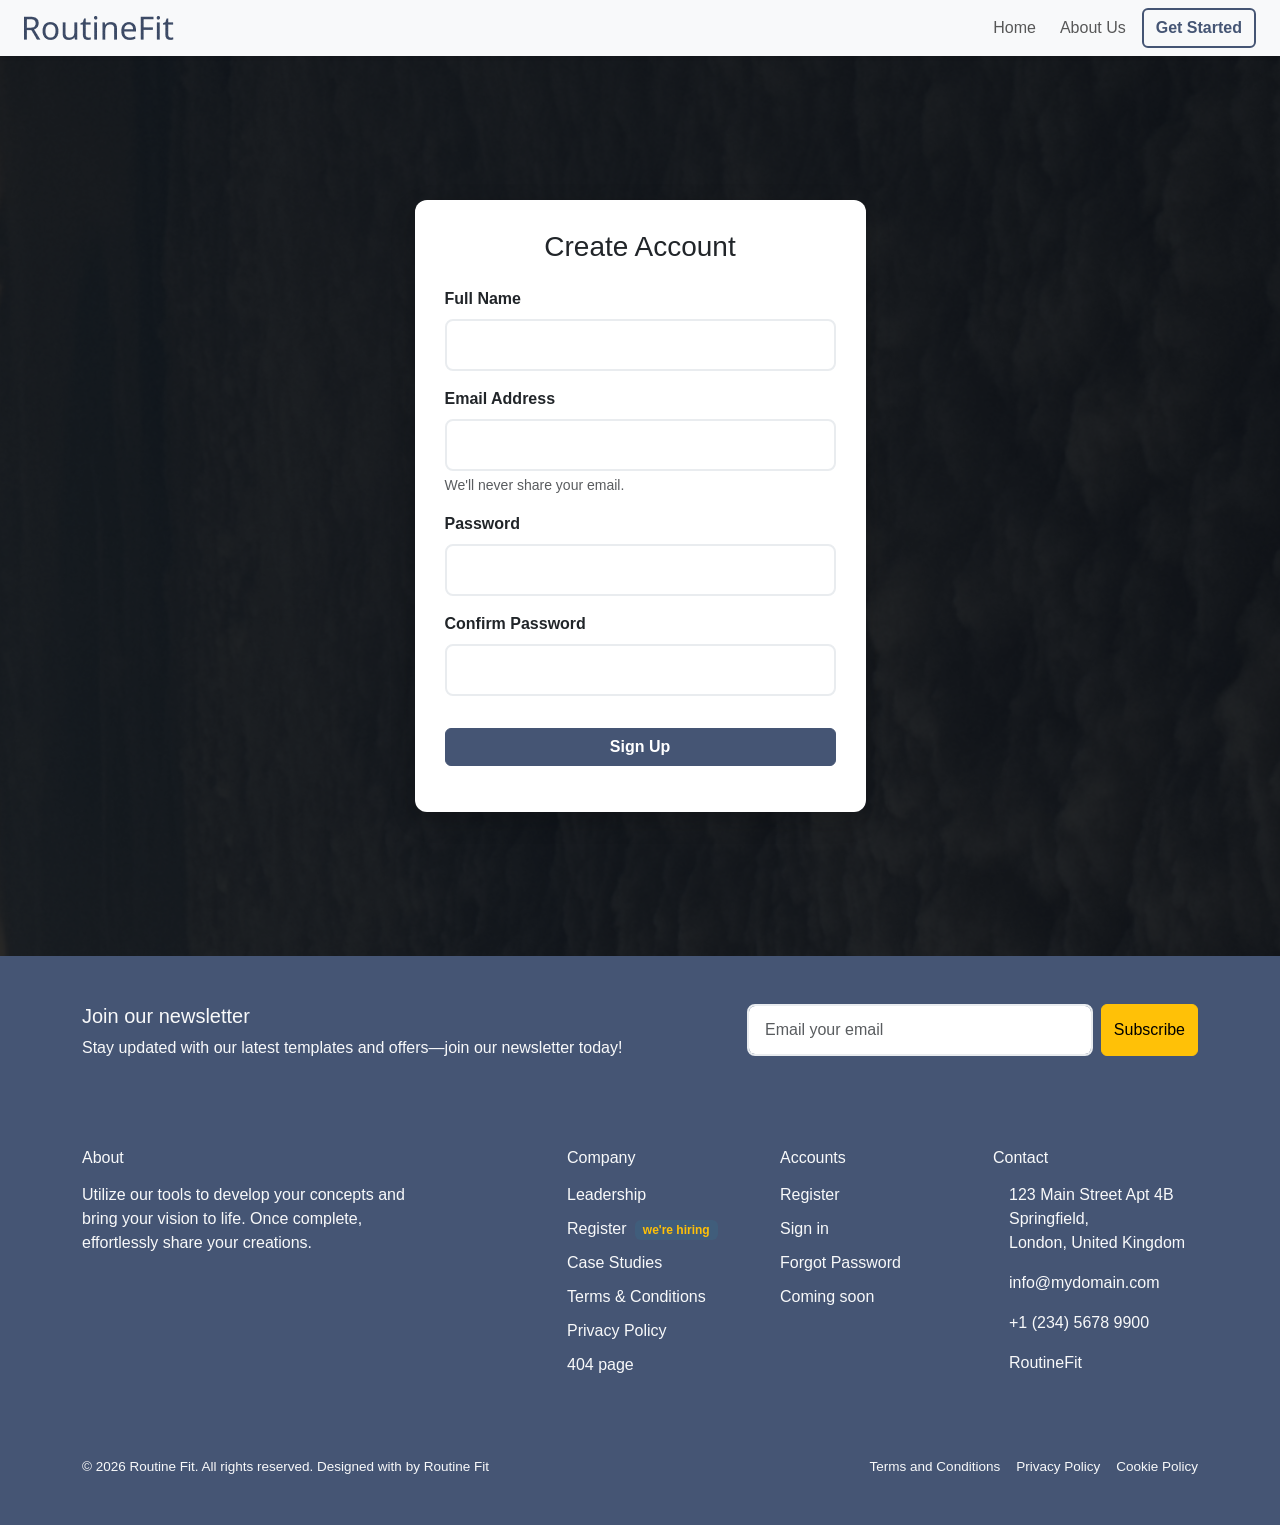
<file: signing.html>
<!doctype html>
<html lang="en">
  <head>
    <meta charset="UTF-8" />
    <meta
      name="description"
      content="The purpose of Routine Fit is to provide a unified digital platform that helps users manage their daily routines and health-related habits in enjoyable and consistent way. The website addresses common issues such as lack of discipline, irregular schedules, unhealthy lifestyle habits, and mental stress. Routine Fit motivates users to maintain consistency and improve overall well-being"
    />
    <meta
      name="keywords"
      content="Routine management, Fitness, career Goal, discipline, habits, lifestyle, motivates, healthy, schedules, well-being, daily-routines"
    />
    <meta name="author" content="Tech Stack Hub" />
    <meta name="viewport" content="width=device-width, initial-scale=1.0" />
    <title>Routine Fit</title>
    <link
      href="https://cdn.jsdelivr.net/npm/bootstrap@5.3.8/dist/css/bootstrap.min.css"
      rel="stylesheet"
      integrity="sha384-sRIl4kxILFvY47J16cr9ZwB07vP4J8+LH7qKQnuqkuIAvNWLzeN8tE5YBujZqJLB"
      crossorigin="anonymous"
    />
    <link href="assets/css/style.css" rel="stylesheet" />
    <link rel="icon" type="image/x-icon" href="/assets/images/routinefit_favicon.ico" />
    <link
      rel="icon"
      type="image/png"
      href="assets/images/routinefit_favicon.ico"
      sizes="192x192"
    />
    <link
      rel="apple-touch-icon"
      sizes="180x180"
      href="assets/images/routinefit_favicon.ico"
    />
  </head>
  <body class="signup-page">
     <header>
      <nav class="navbar sticky-top navbar-expand-lg navbar-light bg-light shadow-sm">
        <div class="container-fluid px-4">
          <a class="navbar-brand fw-bold d-flex align-items-center" href="index.html">
            <img
              loading="lazy"
              src="assets/images/RoutineFit.png"
              alt="RoutineFit Logo"
              class="logo d-inline-block align-text-top me-2"
            />
            <span class="brand-text"></span>
          </a>
          <button
            class="navbar-toggler"
            type="button"
            data-bs-toggle="collapse"
            data-bs-target="#mainNav"
            aria-controls="mainNav"
            aria-expanded="false"
            aria-label="Toggle navigation"
          >
            <span class="navbar-toggler-icon"></span>
          </button>
          <div class="collapse navbar-collapse" id="mainNav">
            <ul class="navbar-nav ms-auto align-items-lg-center gap-2">
              <li class="nav-item">
                <a class="nav-link " href="index.html">Home</a>
              </li>
              <li class="nav-item">
                <a class="nav-link" aria-current="page" href="page-about.html">About Us</a>
              </li>
              <li class="nav-item">
                <a class="btn btn-outline-primary" href="signing.html">Get Started</a>
              </li>
            </ul>
          </div>
        </div>
      </nav>
    </header>
    <main>
      <!-- ✅ Add class ONLY here so background applies to this page -->

      <div class="overlay">
        <div class="container">
          <div class="row justify-content-center">
            <div class="col-12 col-sm-10 col-md-8 col-lg-5">
              <div class="signup-card">
                <h3 class="text-center mb-4">Create Account</h3>

                <form aria-labelledby="form-title">
                  <!-- Full Name -->
                  <div class="mb-3">
                    <label for="name" class="form-label">Full Name</label>
                    <input
                      type="text"
                      id="name"
                      class="form-control"
                      required
                      tabindex="0"
                    />
                  </div>

                  <!-- Email -->
                  <div class="mb-3">
                    <label for="email" class="form-label">Email Address</label>
                    <input
                      type="email"
                      id="email"
                      class="form-control"
                      required
                      tabindex="0"
                      aria-describedby="emailHelp"
                    />
                    <div id="emailHelp" class="form-text">
                      We'll never share your email.
                    </div>
                  </div>

                  <!-- Password -->
                  <div class="mb-3">
                    <label for="password" class="form-label">Password</label>
                    <input
                      type="password"
                      id="password"
                      class="form-control"
                      required
                      minlength="6"
                      tabindex="0"
                    />
                  </div>

                  <!-- Confirm Password -->
                  <div class="mb-3">
                    <label for="confirm-password" class="form-label"
                      >Confirm Password</label
                    >
                    <input
                      type="password"
                      id="confirm-password"
                      class="form-control"
                      required
                      tabindex="0"
                    />
                  </div>

                  <!-- Submit -->
                  <button
                    type="button"
                    class="btn btn-success w-100 mt-3 mb-3 signing-btn"
                    tabindex="0"
                    onclick="handleSignUp()"
                  >
                    Sign Up
                  </button>
                </form>
              </div>
            </div>
          </div>
        </div>
      </div>
    </main>

  <footer class="footer pt-5 pb-5">
      <div class="container">
        <div class="row mb-5 pb-4">
          <div class="col-md-7">
            <h2 class="fs-5">Join our newsletter</h2>
            <p>Stay updated with our latest templates and offers—join our newsletter today!</p>
          </div>
          <div class="col-md-5">
            <form class="d-flex gap-2">
              <input class="form-control" type="email" placeholder="Email your email" required="">
              <button class="btn btn-warning fs-6" type="submit">Subscribe</button>
            </form>
          </div>
        </div>
        <div class="row justify-content-between mb-5 g-xl-5">
          <div class="col-md-4 mb-5 mb-lg-0">
            <h3 class="mb-3">About</h3>
            <p class="mb-4">Utilize our tools to develop your concepts and bring your vision to life. Once complete, effortlessly share your creations.</p>
          </div>
          <div class="col-md-7">
            <div class="row g-2">
              <div class="col-md-6 col-lg-4 mb-4 mb-lg-0">
                <h3 class="mb-3">Company</h3>
                <ul class="list-unstyled">
                  <li><a href="page-about.html">Leadership</a></li>
                  <li><a href="signing.html">Register <span class="badge ms-1">we're hiring</span></a></li>
                  <li><a href="signing.html">Case Studies</a></li>
                  <li><a href="signing.html">Terms &amp; Conditions</a></li>
                  <li><a href="signing.html">Privacy Policy</a></li>
                  <li><a href="index.html">404 page</a></li>
                </ul>
              </div>
              <div class="col-md-6 col-lg-4 mb-4 mb-lg-0">
                <h3 class="mb-3">Accounts</h3>
                <ul class="list-unstyled">
                  <li><a href="signing.html">Register</a></li>
                  <li><a href="signing.html">Sign in</a></li>
                  <li><a href="signing.html">Forgot Password</a></li>
                  <li><a href="signing.html">Coming soon</a></li>
                </ul>
              </div>
              <div class="col-md-6 col-lg-4 mb-4 mb-lg-0 quick-contact">
                <h3 class="mb-3">Contact</h3>
                <p class="d-flex mb-3"><i class="bi bi-geo-alt-fill me-3"></i><span>123 Main Street Apt 4B Springfield, <br> London, United Kingdom</span></p>
                <a class="d-flex mb-3" href="mailto:info@mydomain.com"><i class="bi bi-envelope-fill me-3"></i><span>info@mydomain.com</span></a>
                <a class="d-flex mb-3" href="tel://+123456789900"><i class="bi bi-telephone-fill me-3"></i><span>+1 (234) 5678 9900</span></a>
                <a class="d-flex mb-3" href="index.html"><i class="bi bi-globe me-3"></i><span>RoutineFit</span></a>
              </div>
            </div>
          </div>
        </div>
        <div class="row credits pt-3">
          <div class="col-xl-8 text-center text-xl-start mb-3 mb-xl-0">
            &copy;
            <script>document.write(new Date().getFullYear());</script> Routine Fit.
            All rights reserved. Designed with <i class="bi bi-heart-fill text-danger"></i> by <a href="index.html">Routine Fit </a>
          </div>
          <div class="col-xl-4 justify-content-start justify-content-xl-end quick-links d-flex flex-column flex-xl-row text-center text-xl-start gap-3"><a href="#">Terms and Conditions</a><a href="#">Privacy Policy</a><a href="#">Cookie Policy</a></div>
        </div>
      </div>
    </footer>

    <script
      src="https://cdn.jsdelivr.net/npm/bootstrap@5.3.8/dist/js/bootstrap.bundle.min.js"
      integrity="sha384-FKyoEForCGlyvwx9Hj09JcYn3nv7wiPVlz7YYwJrWVcXK/BmnVDxM+D2scQbITxI"
      crossorigin="anonymous"
    ></script>

    <script src="assets/js/script.js"></script>
  </body>
</html>
</file>
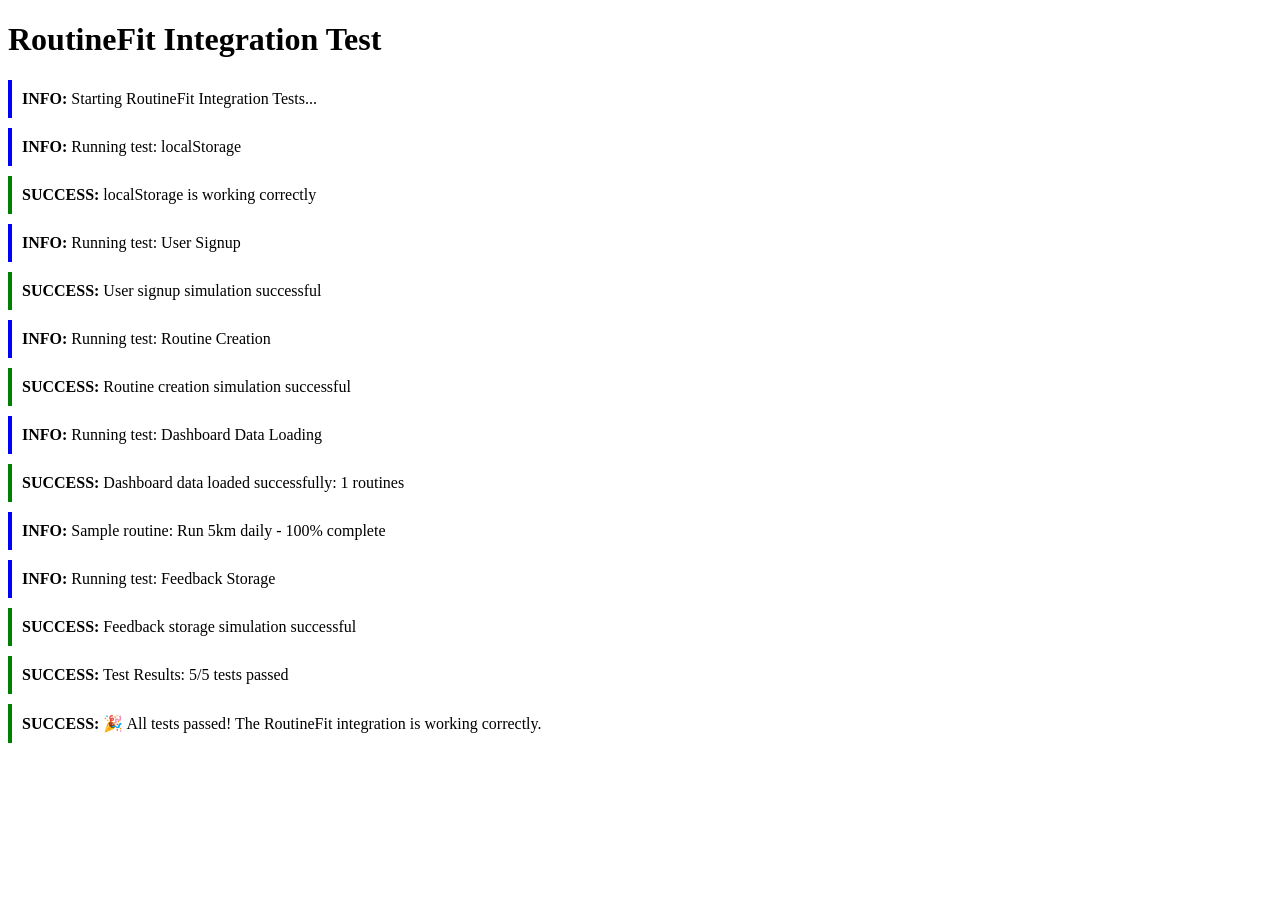
<file: test-integration.html>
<!DOCTYPE html>
<html lang="en">
<head>
    <meta charset="UTF-8">
    <meta name="viewport" content="width=device-width, initial-scale=1.0">
    <title>Test RoutineFit Flow</title>
</head>
<body>
    <h1>RoutineFit Integration Test</h1>
    <div id="test-results"></div>

    <script>
        const results = document.getElementById('test-results');

        function log(message, type = 'info') {
            const div = document.createElement('div');
            div.innerHTML = `<strong>${type.toUpperCase()}:</strong> ${message}`;
            div.style.margin = '10px 0';
            div.style.padding = '10px';
            div.style.borderLeft = `4px solid ${type === 'error' ? 'red' : type === 'success' ? 'green' : 'blue'}`;
            results.appendChild(div);
            console.log(`${type}: ${message}`);
        }

        // Test 1: Check if localStorage is working
        function testLocalStorage() {
            try {
                localStorage.setItem('test', 'working');
                const value = localStorage.getItem('test');
                if (value === 'working') {
                    log('localStorage is working correctly', 'success');
                    localStorage.removeItem('test');
                    return true;
                } else {
                    log('localStorage get/set failed', 'error');
                    return false;
                }
            } catch (e) {
                log('localStorage error: ' + e.message, 'error');
                return false;
            }
        }

        // Test 2: Simulate user signup
        function testUserSignup() {
            try {
                const userData = {
                    username: 'TestUser',
                    email: 'test@example.com',
                    password: 'password123',
                    createdAt: new Date().toISOString(),
                    routines: [],
                    streaks: [],
                    feedback: []
                };

                localStorage.setItem('routineFitUser', JSON.stringify(userData));
                log('User signup simulation successful', 'success');
                return true;
            } catch (e) {
                log('User signup simulation failed: ' + e.message, 'error');
                return false;
            }
        }

        // Test 3: Simulate routine creation
        function testRoutineCreation() {
            try {
                const user = JSON.parse(localStorage.getItem('routineFitUser'));
                if (!user) {
                    log('No user found for routine creation', 'error');
                    return false;
                }

                const routineData = {
                    category: 'Health & Fitness',
                    goalTitle: 'Run 5km daily',
                    goalImportance: 'Improve cardiovascular health',
                    goalPriority: 'High',
                    goalMotivation: 'Very High',
                    dailyAction: 'Run 5km',
                    minutesPerDay: 30,
                    bestTime: 'Morning',
                    challenges: 'Weather conditions',
                    support: 'Running partner',
                    daysCompleted: [1, 2, 3, 4, 5, 6, 7], // Completed all days
                    energyLevel: 'Very Good',
                    reflection: 'Great progress this week!',
                    createdAt: new Date().toISOString()
                };

                user.routines.push(routineData);

                // Add streak
                user.streaks.push({
                    routineId: routineData.createdAt,
                    daysCompleted: routineData.daysCompleted.length,
                    category: routineData.category,
                    completedAt: new Date().toISOString()
                });

                localStorage.setItem('routineFitUser', JSON.stringify(user));
                log('Routine creation simulation successful', 'success');
                return true;
            } catch (e) {
                log('Routine creation simulation failed: ' + e.message, 'error');
                return false;
            }
        }

        // Test 4: Test dashboard data loading
        function testDashboardDataLoading() {
            try {
                // Simulate dashboard data loading
                const user = JSON.parse(localStorage.getItem('routineFitUser'));
                if (!user) {
                    log('No user data found for dashboard', 'error');
                    return false;
                }

                if (!user.routines || user.routines.length === 0) {
                    log('No routines found in user data', 'error');
                    return false;
                }

                // Convert routines to dashboard format
                const dashboardData = user.routines.map(routine => ({
                    date: new Date(routine.createdAt).toISOString().split('T')[0],
                    completedPercent: Math.round((routine.daysCompleted.length / 7) * 100),
                    checkedDays: routine.daysCompleted.length,
                    mood: routine.energyLevel || 'Average',
                    category: routine.category,
                    goalTitle: routine.goalTitle,
                    dailyAction: routine.dailyAction,
                    minutesPerDay: routine.minutesPerDay,
                    priority: routine.goalPriority,
                    motivation: routine.goalMotivation
                }));

                log(`Dashboard data loaded successfully: ${dashboardData.length} routines`, 'success');
                log(`Sample routine: ${dashboardData[0].goalTitle} - ${dashboardData[0].completedPercent}% complete`, 'info');

                return true;
            } catch (e) {
                log('Dashboard data loading failed: ' + e.message, 'error');
                return false;
            }
        }

        // Test 5: Test feedback storage
        function testFeedbackStorage() {
            try {
                const user = JSON.parse(localStorage.getItem('routineFitUser'));
                if (!user) {
                    log('No user found for feedback test', 'error');
                    return false;
                }

                const feedback = {
                    rating: 5,
                    text: 'Excellent app! Really helped me build consistency.',
                    submittedAt: new Date().toISOString()
                };

                user.feedback = user.feedback || [];
                user.feedback.push(feedback);

                localStorage.setItem('routineFitUser', JSON.stringify(user));
                log('Feedback storage simulation successful', 'success');
                return true;
            } catch (e) {
                log('Feedback storage simulation failed: ' + e.message, 'error');
                return false;
            }
        }

        // Run all tests
        function runTests() {
            log('Starting RoutineFit Integration Tests...', 'info');

            const tests = [
                { name: 'localStorage', func: testLocalStorage },
                { name: 'User Signup', func: testUserSignup },
                { name: 'Routine Creation', func: testRoutineCreation },
                { name: 'Dashboard Data Loading', func: testDashboardDataLoading },
                { name: 'Feedback Storage', func: testFeedbackStorage }
            ];

            let passed = 0;
            let total = tests.length;

            tests.forEach(test => {
                log(`Running test: ${test.name}`, 'info');
                if (test.func()) {
                    passed++;
                }
            });

            log(`Test Results: ${passed}/${total} tests passed`, passed === total ? 'success' : 'error');

            if (passed === total) {
                log('🎉 All tests passed! The RoutineFit integration is working correctly.', 'success');
            } else {
                log('❌ Some tests failed. Please check the implementation.', 'error');
            }
        }

        // Auto-run tests when page loads
        window.addEventListener('load', runTests);
    </script>
</body>
</html>
</file>
<file: assets/css/style.css>
/* Theme Colors */
:root {
    --primary-blue: #455574;
    --dark-blue: #0B3D91;
    --white: #FFFFFF;
    --off-white: #F8F9FA;
    --dark-gray: #212529;
    --charcoal: #343A40;
    --success-green: #28A745;
    --warning-amber: #FFC107;
    --info-teal1: #20C997;
    --light-bg: #F8F9FA;
    --blue-tint: #E3F2FD;
    --dark-bg: #263238;
    --bs-light: #f8f9fa;
        --inverse-color-rgb: 73, 75, 91;
        --info-teal: 23, 162, 184;

}

*,
*::before,
*::after {
    box-sizing: border-box;
}

/* Body styling for accessible page contrast #e9ecf1 */
body {
    margin: 0;
    padding: 0;
    background-color: var(--bs-light) !important;
    color: var(--dark-gray);
    font-family: "Segoe UI", "Roboto", "Helvetica Neue", Arial, sans-serif;
  
    }

    /* Responsive grid for benefit cards */



/* Section */
#benefits {
  padding: 50px 20px;
  text-align: center;
}

/* Grid layout */
.benefits-row {
  display: flex;
  flex-wrap: wrap;
  justify-content: center;
  gap: 20px;
}

/* Card */
.custom-card {
  position: relative;
  width: 260px;
  padding: 20px;
  border-radius: 12px;
  background: linear-gradient(135deg, #e3f2fd, #ffffff);
  color: #000;
  overflow: hidden;
  transition: 0.3s;
}

.custom-card:hover {
  transform: translateY(-8px);
}

/* SVG border */
.border-svg {
  position: absolute;
  inset: 0;
  width: 100%;
  height: 100%;
  pointer-events: none;
}



.border-svg rect {
  fill: none;
  stroke: #007bff;
  stroke-width: 2;

  stroke-dasharray: 300;
  stroke-dashoffset: 300;

  /* ✅ continuous animation */
  animation: moveBorder 3s linear infinite;
}

/* ✅ animation */
@keyframes moveBorder {
  from {
    stroke-dashoffset: 300;
  }
  to {
    stroke-dashoffset: 0;
  }
}

/* Text */
.card-header {
  font-weight: 700;
  font-size: 1.1rem;
  margin-bottom: 10px;
}

.card-body {
  font-size: 0.95rem;
  margin-bottom: 10px;
}

.card-footer {
  font-size: 0.85rem;
  color: #333;
}




.nav-link:focus {
    outline: 3px solid #455574 !important;
    outline-offset: 2px;
}

.navbar-nav .nav-link.active,
.navbar-nav .nav-link.show {
    color: #455574 !important;
    border-bottom: 3px solid #455574;
    padding-bottom: 0.25rem;
    transition: all 0.3s ease;
}
.navbar-nav .nav-link.active {
    font-weight: 700;
}
.card-header {
  font-weight: 700;
  font-size: 1.1rem;
}

.card-body {
  font-size: 0.95rem;
  color: #333 !important;
}

.card-footer {
  font-size: 0.85rem;
  color: #666 !important;
}

/* Button Styling */
.btn-outline-primary {
    border-width: 2px;
    font-weight: 600;
    color: #455574;
    border-color: #455574;
    transition: all 0.3s ease;
}

.btn-outline-primary:hover {
    transform: translateY(-2px);
    box-shadow: 0 4px 8px rgba(24, 90, 219, 0.3);
}

.btn-primary {
    background-color: #455574;
    border-color: #455574;
    color: var(--white);
    font-weight: 600;
    transition: all 0.3s ease;
}

.btn:hover {
    background-color: #455574 !important;
    border-color: #455574;
}

.btn-primary:hover {
    background-color: #455574 !important;
    border-color: #455574;
    color: var(--white);
    transform: translateY(-2px);
    box-shadow: 0 4px 8px rgba(24, 90, 219, 0.4);
}
.section{
    padding-top: 25px;
    padding-bottom: 25px;
}

/* Nav tabs Styling */
.nav-tabs{
    border-bottom: none;
    
}
.nav-tabs :hover{
    outline: 1px solid var(--bs-secondary-rgb);
    
}

.nav-tabs .nav-link {
    color: var(--primary-blue);
    font-size: 18px;
    font-weight: 600;
}

/* Sticky navbar behavior */
.navbar.sticky-top {
    z-index: 1030;
    backdrop-filter: blur(10px);
}

/* Responsive adjustments */
@media (max-width: 992px) {
    .navbar {
        padding: 0.75rem 0;
    }

    .navbar-brand {
        font-size: 1.25rem;
    }

    .container-fluid.px-4 {
        padding-left: 1rem !important;
        padding-right: 1rem !important;
    }
}

@media (max-width: 768px) {
    .navbar {
        padding: 0.5rem 0;
    }

    .navbar-brand {
        font-size: 1.1rem;
    }

    .brand-text {
        font-size: 0.9rem;
    }

    .btn-outline-primary {
        padding: 0.4rem 0.8rem;
        font-size: 0.9rem;
    }

    .container-fluid.px-4 {
        padding-left: 0.75rem !important;
        padding-right: 0.75rem !important;
    }
}

@media (max-width: 576px) {

    .navbar-brand img {
        width: 75% !important;
        height: 75% !important;
    }

    .brand-text {
        display: none;
    }

    .btn-outline-primary {
        padding: 0.35rem 0.7rem;
        font-size: 0.85rem;
    }

    .border-success {
        max-width: 22rem;

    }

    .routines-overview {
        margin-top: 10px;
    }

    .routines-overview p {
        font-size: 14px;
        text-align: justify;
        text-justify: inter-word;
    }

    .key-info {
        margin-top: 10px;
    }

    .benefits-row {
        display: flex;
        flex-direction: column;
        justify-content: center;
        align-items: center;
    }
}

.navbar-brand,
.btn-outline-primary {
    color: #455574;
}

.btn-outline-primary:focus-visible,
.btn-primary:focus-visible {
    outline: 3px solid rgba(24, 90, 219, 0.5);
    outline-offset: 3px;
}



.carousel-item {
    position: relative;
    height: 32rem;
    overflow: hidden;
}

.carousel-item::before {
    content: "";
    position: absolute;
    inset: 0;
    background: rgba(0, 0, 0, 0.45);
    z-index: 1;
    pointer-events: none;
}

.carousel-item img {
    display: block;
    width: 100%;
    height: 100%;
    object-fit: cover;
    object-position: center;
    filter: brightness(0.38) saturate(1.05) contrast(1.05);
}

.carousel-caption {
    position: absolute;
    inset: 0;
    z-index: 2;
    display: flex;
    flex-direction: column;
    justify-content: center;
    align-items: center;
    text-align: center !important;
    padding: 0 1.5rem;
    color: #ffffff;
}

.carousel-caption h1,
.carousel-caption p,
.carousel-caption .btn {
    text-shadow: 0 2px 14px rgba(0, 0, 0, 0.45);
}

.carousel-caption h1 {
    font-size: clamp(2rem, 4.2vw, 3.5rem);
    font-weight: 800;
    letter-spacing: 0.02em;
    margin-bottom: 1rem;
}

.carousel-caption p {
    font-size: clamp(1rem, 1.8vw, 1.25rem);
    font-weight: 600;
    line-height: 1.6;
    max-width: 760px;
    opacity: 0.95;
    margin-bottom: 1.3rem;
}

.carousel-caption .btn {
    font-weight: 700;
    padding: 0.95rem 1.8rem;
}

@media (max-width: 768px) {
    .carousel-item {
        height: 28rem;
    }

    .carousel-caption h1 {
        font-size: clamp(1.6rem, 6vw, 2.4rem);
    }

    .carousel-caption p {
        font-size: 1rem;
    }
}

.grid-item {
    float: left;
    width: 80px;
    height: 60px;
    border: 2px solid hsla(0, 0%, 0%, 0.5);
}

.grid-item--width2 {
    width: 160px;
}

.grid-item--height2 {
    height: 140px;
}



#heroBanner .container {
    padding: 0;
}


 #stats .content {
  padding-top: 70px;
  padding-bottom: 70px;
  background-color: var(--dark-blue);
  color: var(--bs-white);
  overflow: hidden;
  position: relative;
}
#stats .content h3 {
  color: var(--bs-secondary);
}
#stats .content .rounded-borders {
  position: absolute;
  bottom: 0;
  right: 0;
  width: 500px;
  height: 500px;
}
#stats .content .rounded-borders .rounded-border-1,
#stats .content .rounded-borders .rounded-border-2,
#stats .content .rounded-borders .rounded-border-3 {
  border: 1px solid var(--bs-secondary);
  width: 500px;
  height: 500px;
  border-radius: 50%;
  position: absolute;
}
#stats .content .rounded-borders .rounded-border-1 {
  right: 20px;
  top: 20px;
}
#stats .content .rounded-borders .rounded-border-2 {
  right: 40px;
  top: 40px;
}

.testimonials__v2 .subtitle {
  background-color: rgba(var(--bs-secondary-rgb), 0.2);
  color: var(--bs-primary);
  display: inline-block;
  padding: 5px 12px;
  border-radius: 7px;
  font-weight: 600;
  font-size: 0.75rem;
  margin-bottom: 10px;
}

.testimonials__v2 .testimonial {
  border: 1px solid rgba(var(--inverse-color-rgb), 0.2);
  border-radius: 1rem;
  background: linear-gradient(135deg, #ffffff 0%, #fbfdff 100%);
  transition: all 0.3s ease;
  box-shadow: 0 4px 15px rgba(0, 0, 0, 0.05);
}

.testimonials__v2 .testimonial:hover {
  transform: translateY(-8px);
  box-shadow: 0 16px 40px rgba(17, 24, 39, 0.12);
  border-color: var(--primary-blue);
}

.testimonials__v2 .testimonial blockquote {
  color: var(--dark-gray);
  font-style: italic;
  line-height: 1.6;
}

.testimonials__v2 .testimonial-author .author-img {
  -webkit-box-flex: 0;
      -ms-flex: 0 0 50px;
          flex: 0 0 50px;
  border: 2px solid var(--primary-blue);
}

.testimonials__v2 .testimonial-author strong {
  color: var(--dark-blue);
  font-weight: 700;
}

.testimonials__v2 .testimonial-author span {
  color: var(--primary-blue);
  font-size: 0.875rem;
}



.contact__v2 .subtitle {
  background-color: rgba(var(--bs-secondary-rgb), 0.2);
  color: var(--bs-primary);
  display: inline-block;
  padding: 5px 12px;
  border-radius: 7px;
  font-weight: 600;
  font-size: 0.75rem;
  margin-bottom: 10px;
}

.contact__v2 .icon {
  width: 50px;
  height: 50px;
  line-height: 50px;
  text-align: center;
  border: 1px solid rgba(var(--inverse-color-rgb), 0.2);
  border-radius: 50%;
}

.border-success {
    border-color: #455574 !important;
    transition: 0.3s;
    border-radius: 15px;

}

.border-success .text-success {
    color: #455574 !important;

}

#pills-tabContent {
    margin-top: 2rem;
}

/* Responsive */
@media (max-width: 768px) {
    #benefits .card {
        flex: 1 1 calc(50% - 15px);
    }
}

@media (max-width: 480px) {
    #benefits .card {
        flex: 1 1 100%;
    }
}

/* About page sections */
.about-hero {
  padding: 80px 0 60px;
  background: linear-gradient(180deg, #98b9ef 0%, #ffffff 100%);
}
.about-hero .subtitle {
  color: #455574;
  letter-spacing: 0.15em;
}
/* General */
.about-story {
  padding: 60px 0;
}

.about-story h2 {
  font-size: 32px;
  font-weight: 700;
}

.subtitle {
  font-size: 14px;
  color: #28a745;
  font-weight: 600;
}

/* Story Panel */
.story-panel {
  transition: 0.3s ease;
}

.story-panel:hover {
  transform: translateY(-5px);
}

/* Checklist */
.story-checklist li {
  margin-bottom: 10px;
  display: flex;
  align-items: center;
  gap: 8px;
}

.story-checklist i {
  color: #28a745;
  font-size: 18px;
}

/* Timeline */
.timeline {
  position: relative;
  padding-left: 30px;
}

.timeline::before {
  content: "";
  position: absolute;
  left: 10px;
  top: 0;
  width: 2px;
  height: 100%;
  background: #ddd;
}

.timeline-item {
  position: relative;
  margin-bottom: 30px;
}

.timeline-icon {
  position: absolute;
  left: -2px;
  top: 0;
  background: #28a745;
  color: white;
  width: 35px;
  height: 35px;
  border-radius: 50%;
  display: flex;
  align-items: center;
  justify-content: center;
}

.timeline-content {
  padding-left: 40px;
}

.timeline-date {
  font-size: 13px;
  color: #888;
}

/* Feature Cards */
.story-feature {
  transition: 0.3s ease;
}

.story-feature:hover {
  transform: translateY(-5px);
}

.story-icon i {
  font-size: 28px;
  color: #28a745;
}

/* About story image/text split */
.story-split {
    display: flex;
    flex-wrap: wrap;
    align-items: center;
   
}
.story-split > [class*="col-"] {
    display: flex;
    align-items: center;
}
.story-image {
    overflow: hidden;
    border-radius: 28px;
    box-shadow: 0 30px 60px rgba(69, 85, 116, 0.12);
    width: 100%;
    min-height: 280px;
}
.story-image img {
    width: 100%;
    height: 100%;
    object-fit: cover;
    display: block;
    transition: transform 0.6s ease;
}
.story-image img:hover {
    transform: scale(1.03);
}
.story-content {
    background: linear-gradient(180deg, #ffffff 0%, #eff7ff 100%);
    border-radius: 28px;
    border: 1px solid rgba(69, 85, 116, 0.12);
    padding: 2rem;
    width: 100%;
    display: flex;
    flex-direction: column;
    justify-content: center;
}
.story-content h3 {
    margin-bottom: 1rem;
    color: #1e314f;
}
.story-content p {
    color: #4f5361;
    line-height: 1.8;
}
.story-checklist li {
    margin-bottom: 1rem;
    display: flex;
    align-items: flex-start;
    gap: 0.85rem;
    color: #4f5361;
    font-weight: 500;
}
.story-checklist li i {
    color: #455574;
    margin-top: 0.25rem;
    font-size: 1.2rem;
}
.story-split.reverse-row {
    flex-direction: row-reverse;
}

@media (max-width: 991.98px) {
    .story-split {
        flex-direction: column;
    }
    .story-split.reverse-row {
        flex-direction: column;
    }
    .story-image {
        min-height: 200px;
    }
    .story-content {
        padding: 1.25rem;
    }
}

/* ✅ RESPONSIVE DESIGN */

/* Tablet */
@media (max-width: 992px) {
  .about-story h2 {
    font-size: 26px;
  }

  .timeline {
    margin-top: 30px;
  }
}

/* Mobile */
@media (max-width: 768px) {
  .about-story {
    padding: 40px 20px;
  }

  .about-story h2 {
    font-size: 22px;
  }

  .story-panel {
    padding: 20px;
  }

  .timeline {
    padding-left: 20px;
  }

  .timeline-content {
    padding-left: 30px;
  }

  .timeline-icon {
    width: 30px;
    height: 30px;
    font-size: 14px;
  }

  .story-feature {
    text-align: center;
  }
}

/* Small phones */
@media (max-width: 480px) {
  .about-story h2 {
    font-size: 20px;
  }

  .subtitle {
    font-size: 12px;
  }
}




.team-section {
  padding: 60px 0 80px;
  background: #ffffff;
}
.team-card {
  transition: transform 0.3s ease, box-shadow 0.3s ease;
}
.team-card:hover {
  transform: translateY(-6px);
  box-shadow: 0 20px 40px rgba(17, 24, 39, 0.08);
}
.team-photo {
  width: 110px;
  height: 110px;
  object-fit: cover;
  border: 3px solid #dee2e6;
}

@media (max-width: 1200px) {
  .story-feature {
    min-height: 100%;
  }
}

@media (max-width: 768px) {
  .about-hero {
    padding: 60px 0 40px;
  }
  .story-panel {
    margin-bottom: 1.5rem;
  }
  .timeline {
    padding-left: 1.5rem;
  }
  .timeline::before {
    left: 12px;
  }
  .timeline-item {
    padding-left: 3.5rem;
  }
  .timeline-icon {
    left: -13px;
  }
}

@media (max-width: 576px) {
  .navbar-nav {
    text-align: center;
  }
  .navbar-nav .nav-link,
  .navbar-nav .btn {
    width: 100%;
  }
  .navbar-nav .btn {
    margin-top: 0.75rem;
  }
}


/* signup */

/* ✅ Background image ONLY for this page */
body.signup-page {
    background: url('../images/bg.JPG') no-repeat center center/cover;
    min-height: 100vh;
}

/* Dark overlay for readability */
.overlay {
    background: rgba(0, 0, 0, 0.8);
    min-height: 100vh;
    display: flex;
    align-items: center;
    justify-content: center;
}

/* Signup card styling */
.signup-card {
    border-radius: 12px;
    padding: 30px;
    background: #ffffff;
    box-shadow: 0 8px 25px rgba(0, 0, 0, 0.2);
}

.signing-btn {
    background-color: #455574;
    border-color: #455574;
    color: var(--white);
    font-weight: 600;
    transition: all 0.3s ease;
}

/* Responsive adjustments */
@media (max-width: 576px) {
    .signup-card {
        padding: 20px;
    }
}
/* Cards */
.custom-card {
    cursor: pointer;
    border-radius: 12px;
    transition: 0.3s;
}

.custom-card:hover {
    transform: translateY(-5px);
}

/* Step Form */
.step-card {
    background: #fff;
    padding: 20px;
    border-radius: 12px;
}

/* Accessibility focus */
:focus {
    outline: 3px solid #0d6efd;
    outline-offset: 2px;
}

.profile-img {
    width: 120px;
    height: 120px;
    object-fit: cover;
    border-radius: 50%;
}

:focus {
    outline: 3px solid #0d6efd;
}

button.btn.btn-custom {
    color: #fff;
    background: #444444;
}

.habit-card {
    border-radius: 16px;
    color: #fff;
    padding: 22px;
    height: 100%;
    transition: transform 0.3s ease, box-shadow 0.3s ease;
    background-color: var(--primary-blue);
}
.habit-card:hover {

    transform: translateY(-6px);
    box-shadow: 0 12px 25px rgba(0, 0, 0, 0.25);
}

.habit-card .btn {
    background: #ffffff;
    color: #000;
    font-weight: 600;
    border-radius: 30px;
}

.habit-card .btn:hover {
    background: #ffffff !important;
    color: #000;
    font-weight: 600;
    border-radius: 30px;
}

* 🎨 Random-looking colors using nth-child */ .habit-card:nth-child(6n+1) {
    background-color: #ff6f61 !important;
}

.habit-card:nth-child(6n+2) {
    background-color: #4caf50;
}

.habit-card:nth-child(6n+3) {
    background-color: #03a9f4;
}

.habit-card:nth-child(6n+4) {
    background-color: #673ab7;
}

.habit-card:nth-child(6n+5) {
    background-color: #ff9800;
}

.habit-card:nth-child(6n+6) {
    background-color: #009688;
}
:focus {
    outline: 3px solid #fff;
    outline-offset: 2px;
}

.navbar-toggler-icon {
    background-image: url("data:image/svg+xml,%3Csvg xmlns='http://www.w3.org/2000/svg' viewBox='0 0 30 30'%3E%3Cpath stroke='rgba(0,0,0,1)' stroke-width='2' stroke-linecap='round' stroke-miterlimit='10' d='M4 7h22M4 15h22M4 23h22'/%3E%3C/svg%3E");
}



.zandgar__wizard {
  display: block;
  height: 100%;
  position: relative;
}

.zandgar__wizard .zandgar__step {
  display: none;
}
.zandgar__wizard .zandgar__step.zandgar__step__active {
  display: block;
}

.col-img {
  /* https://unsplash.com/photos/yWwob8kwOCk */
  background: scroll center url('https://images.unsplash.com/photo-1497366754035-f200968a6e72?ixlib=rb-1.2.1&ixid=eyJhcHBfaWQiOjEyMDd9&auto=format&fit=crop&w=1500&q=80');
  background-size: cover;
  min-height: 100vh;
}














.dashboard-container {
            max-width: 1400px;
            margin: 0 auto;
        }

        /* Header Styles */
        .dashboard-header {
            background-color: var(--charcoal);
            color: white;
            padding: 40px 30px;
            border-radius: 20px;
            margin-bottom: 40px;
            box-shadow: var(--card-shadow);
            display: flex;
            justify-content: space-between;
            align-items: flex-start;
        }

        .dashboard-header-content {
            flex: 1;
        }

        /* Profile Section */
        .profile-section {
            display: flex;
            align-items: center;
            gap: 15px;
        }

        .profile-avatar {
            width: 50px;
            height: 50px;
            border-radius: 50%;
            background: rgba(255, 255, 255, 0.2);
            display: flex;
            align-items: center;
            justify-content: center;
            font-size: 1.5rem;
            cursor: pointer;
            transition: all 0.3s ease;
            border: 2px solid rgba(255, 255, 255, 0.3);
        }

        .profile-avatar:hover {
            background: rgba(255, 255, 255, 0.3);
            border-color: rgba(255, 255, 255, 0.5);
            transform: scale(1.05);
        }

        .profile-info {
            text-align: right;
        }

        .profile-username {
            font-weight: 600;
            font-size: 1rem;
            margin-bottom: 2px;
        }

        .profile-status {
            font-size: 0.85rem;
            opacity: 0.9;
        }

        /* Profile Dropdown */
        .profile-dropdown {
            position: relative;
            display: inline-block;
        }

        .dropdown-menu-custom {
            position: absolute;
            top: 65px;
            right: 0;
            background: white;
            border-radius: 12px;
            box-shadow: 0 10px 30px rgba(0, 0, 0, 0.2);
            min-width: 220px;
            z-index: 1000;
            opacity: 0;
            visibility: hidden;
            transform: translateY(-10px);
            transition: all 0.3s ease;
            border: 1px solid #e2e8f0;
        }

        .dropdown-menu-custom.show {
            opacity: 1;
            visibility: visible;
            transform: translateY(0);
        }

        .dropdown-item-custom {
            padding: 12px 20px;
            color: #334155;
            cursor: pointer;
            transition: all 0.2s ease;
            display: flex;
            align-items: center;
            gap: 10px;
            font-weight: 500;
        }

        .dropdown-item-custom:hover {
            background: #f1f5f9;
            color: var(--primary-color);
        }

        .dropdown-item-custom.danger {
            color: var(--danger-color);
        }

        .dropdown-item-custom.danger:hover {
            background: #fee2e2;
        }

        .dropdown-divider-custom {
            height: 1px;
            background: #e2e8f0;
            margin: 8px 0;
        }

        .dashboard-header h1 {
            font-size: 2.5rem;
            font-weight: 700;
            margin-bottom: 10px;
            display: flex;
            align-items: center;
            gap: 15px;
        }

        .dashboard-header p {
            font-size: 1.1rem;
            opacity: 0.95;
            margin-bottom: 20px;
        }

        .header-controls {
            display: flex;
            gap: 15px;
            flex-wrap: wrap;
            align-items: center;
        }

        .btn-control {
            padding: 10px 20px;
            border: 2px solid white;
            background: transparent;
            color: white;
            border-radius: 8px;
            cursor: pointer;
            font-weight: 600;
            transition: all 0.3s ease;
        }

        .btn-control:hover {
            background: #000;
            color: var(--primary-color);
        }

        .btn-control.active {
            background: #000;
            color: var(--primary-color);
        }

        .btn-export {
         padding: 10px 20px;
            border: 2px solid white;
            background: transparent;
            color: white;
            border-radius: 8px;
            cursor: pointer;
            font-weight: 600;
            transition: all 0.3s ease;
        }

        .btn-export:hover {
            background: rgba(255, 255, 255, 0.3);
        }

        /* Stats Cards */
        .stats-grid {
            display: grid;
            grid-template-columns: repeat(auto-fit, minmax(200px, 1fr));
            gap: 20px;
            margin-bottom: 40px;
        }

        .stat-card {
            background: white;
            padding: 25px;
            border-radius: 15px;
            box-shadow: var(--card-shadow);
            transition: all 0.3s ease;
        }

        .stat-card:hover {
            transform: translateY(-5px);
            box-shadow: var(--hover-shadow);
        }

        .stat-icon {
            font-size: 2.5rem;
            margin-bottom: 10px;
        }

        .stat-value {
            font-size: 2rem;
            font-weight: 700;
            color: var(--primary-color);
            margin-bottom: 5px;
        }

        .stat-label {
            font-size: 0.9rem;
            color: #64748b;
            font-weight: 500;
        }

        /* Dashboard Grid */
        .dashboard-grid {
            display: grid;
            grid-template-columns: repeat(auto-fit, minmax(400px, 1fr));
            gap: 25px;
            margin-bottom: 40px;
        }

        @media (max-width: 768px) {
            .dashboard-grid {
                grid-template-columns: 1fr;
            }
        }

        .widget {
            background: white;
            border-radius: 15px;
            padding: 25px;
            box-shadow: var(--card-shadow);
            transition: all 0.3s ease;
            cursor: grab;
            touch-action: none;
        }

        .widget.dragging {
            opacity: 0.7;
            box-shadow: var(--hover-shadow);
            cursor: grabbing;
        }

        .widget:hover {
            box-shadow: var(--hover-shadow);
        }

        .widget-header {
            display: flex;
            align-items: center;
            gap: 10px;
            margin-bottom: 20px;
            font-size: 1.3rem;
            font-weight: 700;
            color: #1e293b;
        }

        .widget-icon {
            font-size: 1.8rem;
        }

        canvas {
            max-height: 300px;
        }

        /* Insight Card */
        .insights-section {
            background: white;
            border-radius: 15px;
            padding: 30px;
            box-shadow: var(--card-shadow);
            margin-bottom: 40px;
        }

        .insights-title {
            font-size: 1.5rem;
            font-weight: 700;
            margin-bottom: 20px;
            color: #1e293b;
            display: flex;
            align-items: center;
            gap: 10px;
        }

        .insight-item {
            display: flex;
            gap: 15px;
            padding: 15px;
            margin-bottom: 15px;
            background: linear-gradient(135deg, #f8fafc, #f1f5f9);
            border-radius: 10px;
            border-left: 4px solid var(--primary-color);
            align-items: flex-start;
        }

        .insight-item.warning {
            border-left-color: var(--warning-color);
            background: linear-gradient(135deg, #fffbeb, #fef3c7);
        }

        .insight-item.success {
            border-left-color: var(--success-color);
            background: linear-gradient(135deg, #f0fdf4, #dcfce7);
        }

        .insight-item.error {
            border-left-color: var(--danger-color);
            background: linear-gradient(135deg, #fef2f2, #fee2e2);
        }

        .insight-icon {
            font-size: 1.5rem;
            min-width: 30px;
            text-align: center;
        }

        .insight-content {
            flex: 1;
        }

        .insight-title {
            font-weight: 600;
            margin-bottom: 5px;
            color: #1e293b;
        }

        .insight-text {
            font-size: 0.95rem;
            color: #475569;
        }

        /* Table Section */
        .table-section {
            background: white;
            border-radius: 15px;
            padding: 30px;
            box-shadow: var(--card-shadow);
            margin-bottom: 40px;
            overflow-x: auto;
        }

        .table-title {
            font-size: 1.5rem;
            font-weight: 700;
            margin-bottom: 20px;
            color: #1e293b;
            display: flex;
            align-items: center;
            gap: 10px;
        }

        .table-responsive table {
            margin-bottom: 0;
        }

        table {
            width: 100%;
            border-collapse: collapse;
        }

        thead {
            background: linear-gradient(135deg, #f8fafc, #f1f5f9);
        }

        th {
            padding: 15px;
            text-align: left;
            font-weight: 600;
            color: #334155;
            border-bottom: 2px solid #e2e8f0;
        }

        td {
            padding: 15px;
            border-bottom: 1px solid #e2e8f0;
        }

        tbody tr {
            transition: background-color 0.2s ease;
        }

        tbody tr:hover {
            background-color: #f8fafc;
        }

        .badge-status {
            padding: 8px 12px;
            border-radius: 8px;
            font-weight: 600;
            font-size: 0.85rem;
        }

        .badge-on-track {
            background-color: #d1fae5;
            color: #065f46;
        }

        .badge-needs-work {
            background-color: #fee2e2;
            color: #991b1b;
        }

        .badge-warning {
            background-color: #fef3c7;
            color: #92400e;
        }

        .mood-indicator {
            display: inline-block;
            padding: 8px 12px;
            border-radius: 8px;
            font-weight: 500;
            font-size: 0.9rem;
        }

        .mood-low { background: #fee2e2; color: #991b1b; }
        .mood-average { background: #fef3c7; color: #92400e; }
        .mood-good { background: #d1fae5; color: #065f46; }
        .mood-very-good { background: #c7d2fe; color: #3730a3; }

        /* Accessibility Features */
        .sr-only {
            position: absolute;
            width: 1px;
            height: 1px;
            padding: 0;
            margin: -1px;
            overflow: hidden;
            clip: rect(0, 0, 0, 0);
            white-space: nowrap;
            border-width: 0;
        }

        /* Focus styles for keyboard navigation */
        button:focus,
        a:focus {
            outline: 2px solid var(--primary-color);
            outline-offset: 2px;
        }

        /* Modal for Export */
        .modal-backdrop {
            display: none;
            position: fixed;
            top: 0;
            left: 0;
            width: 100%;
            height: 100%;
            background: rgba(0, 0, 0, 0.5);
            z-index: 1000;
            align-items: center;
            justify-content: center;
        }

        .modal-backdrop.show {
            display: flex;
            opacity: 1;
        }

        .modal-content-box {
            background: white;
            border-radius: 15px;
            padding: 30px;
            max-width: 600px;
            width: 90%;
            box-shadow: 0 25px 50px rgba(0, 0, 0, 0.15);
        }

        .modal-title {
            font-size: 1.5rem;
            font-weight: 700;
            margin-bottom: 20px;
            color: #1e293b;
        }

        .export-options {
            display: grid;
            gap: 15px;
        }

        .export-option {
            padding: 15px;
            border: 2px solid #e2e8f0;
            border-radius: 10px;
            cursor: pointer;
            transition: all 0.3s ease;
            display: flex;
            align-items: center;
            gap: 15px;
        }

        .export-option:hover {
            border-color: var(--primary-color);
            background: #f8fafc;
        }

        .export-icon {
            font-size: 2rem;
        }

        .export-text {
            flex: 1;
        }

        .export-title {
            font-weight: 600;
            color: #1e293b;
            margin-bottom: 5px;
        }

        .export-desc {
            font-size: 0.85rem;
            color: #64748b;
        }

        .modal-actions {
            display: flex;
            gap: 15px;
            margin-top: 25px;
            justify-content: flex-end;
        }

        .btn-modal {
            padding: 10px 20px;
            border: none;
            border-radius: 8px;
            cursor: pointer;
            font-weight: 600;
            transition: all 0.3s ease;
        }

        .btn-primary-modal {
            background: var(--primary-color);
            color: white;
        }

        .btn-primary-modal:hover {
            background: #4f46e5;
            transform: translateY(-2px);
        }

        .btn-secondary-modal {
            background: #e2e8f0;
            color: #334155;
        }

        .btn-secondary-modal:hover {
            background: #cbd5e1;
        }

        /* Responsive Design */
        @media (max-width: 768px) {
            .dashboard-header {
                flex-direction: column;
                gap: 20px;
            }

            .dashboard-header-content {
                width: 100%;
            }

            .dashboard-header h1 {
                font-size: 1.8rem;
            }

            .profile-section {
                width: 100%;
                justify-content: flex-start;
            }

            .profile-info {
                text-align: left;
            }

            .stats-grid {
                grid-template-columns: repeat(2, 1fr);
            }

            .header-controls {
                flex-direction: column;
            }

            .btn-control {
                width: 100%;
                text-align: center;
            }

            .insights-section,
            .table-section {
                padding: 20px;
            }

            table {
                font-size: 0.9rem;
            }

            th, td {
                padding: 10px;
            }

            .dropdown-menu-custom {
                right: auto;
                left: 0;
            }
        }

        @media (max-width: 480px) {
            .dashboard-header h1 {
                font-size: 1.5rem;
                gap: 8px;
            }

            .stats-grid {
                grid-template-columns: 1fr;
            }

            .stat-value {
                font-size: 1.5rem;
            }

            .dashboard-grid {
                grid-template-columns: 1fr;
            }

            .profile-avatar {
                width: 45px;
                height: 45px;
                font-size: 1.2rem;
            }

            .profile-username {
                font-size: 0.95rem;
            }

            .profile-status {
                font-size: 0.75rem;
            }

            .dropdown-menu-custom {
                min-width: 180px;
            }
        }

        /* Print Styles */
        @media print {
            body {
                background: white;
            }

            .header-controls,
            .btn-export {
                display: none;
            }

            .widget,
            .insights-section,
            .table-section {
                page-break-inside: avoid;
                box-shadow: none;
                border: 1px solid #e2e8f0;
            }
        }




       
        .dash-bg{
    background: url(../images/bgd.jpg) no-repeat center center / cover;
    min-height: 100vh;
        }



          /* Main Content */
        .main-content {
            padding: 40px 0;
        }

        .routine-card {
            cursor: pointer;
            padding: 30px;
            border-radius: 16px;
            text-align: center;
            transition: 0.3s;
            box-shadow: 0 10px 25px rgba(0, 0, 0, .08);
            background: white;
            border: 2px solid transparent;
        }

        .routine-card:hover {
            transform: translateY(-6px) scale(1.02);
            border-color: var(--primary-blue);
            color: var(--primary-blue);
        }

        .routine-card.selected {
            border-color: var(--primary-blue);
            background: var(--blue-tint);
            color: var(--primary-blue);
        }

        .routine-card i {
            font-size: 3rem;
            margin-bottom: 15px;
            display: block;
        }

        /* Stepper Styles */
        .stepper-container {
            max-width: 800px;
            margin: 0 auto;
        }

        .stepper-header {
            display: flex;
            justify-content: space-between;
            margin-bottom: 40px;
            position: relative;
        }

        .stepper-header::before {
            content: '';
            position: absolute;
            top: 25px;
            left: 0;
            right: 0;
            height: 2px;
            background: #e9ecef;
            z-index: 1;
        }

        .stepper-header::after {
            content: '';
            position: absolute;
            top: 25px;
            left: 0;
            height: 2px;
            background: var(--primary-blue);
            z-index: 2;
            transition: width 0.3s ease;
        }

        .step {
            background: white;
            border: 2px solid #e9ecef;
            border-radius: 50%;
            width: 50px;
            height: 50px;
            display: flex;
            align-items: center;
            justify-content: center;
            font-weight: bold;
            position: relative;
            z-index: 3;
            transition: all 0.3s ease;
        }

        .step.active {
            background: var(--primary-blue);
            color: white;
            border-color: var(--primary-blue);
        }

        .step.completed {
            background: var(--success-green);
            color: white;
            border-color: var(--success-green);
        }

        .step-label {
            text-align: center;
            margin-top: 10px;
            font-size: 0.9rem;
            font-weight: 500;
        }

        /* Form Styles */
        .step-content {
            background: white;
            border-radius: 18px;
            padding: 40px;
            box-shadow: 0 10px 25px rgba(0, 0, 0, .08);
            animation: fadeUp 0.5s ease;
        }

        .step-pane {
            display: none;
        }

        .step-pane.active {
            display: block;
        }

        @keyframes fadeUp {
            from { opacity: 0; transform: translateY(20px) }
            to { opacity: 1; transform: translateY(0) }
        }

        .form-group {
            margin-bottom: 20px;
        }

        .form-label {
            font-weight: 600;
            color: var(--dark-gray);
            margin-bottom: 8px;
        }

        .form-control, .form-select {
            border: 2px solid #e9ecef;
            border-radius: 8px;
            padding: 12px 16px;
            font-size: 1rem;
            transition: border-color 0.3s ease;
        }

        .form-control:focus, .form-select:focus {
            border-color: var(--primary-blue);
            box-shadow: 0 0 0 0.2rem rgba(69, 85, 116, 0.25);
        }

        .was-validated .form-control:invalid, .was-validated .form-select:invalid {
            border-color: #dc3545;
        }

        /* Checkbox Grid */
        .checkbox-grid {
            display: grid;
            grid-template-columns: repeat(auto-fit, minmax(120px, 1fr));
            gap: 15px;
            margin: 20px 0;
        }

        .checkbox-item {
            display: flex;
            align-items: center;
            gap: 10px;
            padding: 12px;
            border: 2px solid #e9ecef;
            border-radius: 8px;
            cursor: pointer;
            transition: all 0.3s ease;
        }

        .checkbox-item:hover {
            border-color: var(--primary-blue);
            background: var(--blue-tint);
        }

        .checkbox-item.completed {
            background: #d1fae5;
            border-color: var(--success-green);
        }

        .checkbox-item input[type="checkbox"] {
            width: 18px;
            height: 18px;
            accent-color: var(--primary-blue);
        }

        /* Progress Bar */
        .progress-container {
            margin: 30px 0;
        }

        .progress {
            height: 12px;
            border-radius: 6px;
            background: #e9ecef;
            overflow: hidden;
        }

        .progress-bar {
            background: linear-gradient(90deg, var(--primary-blue), var(--dark-blue));
            transition: width 0.5s ease;
        }

        /* Button Styles */
        .btn-navigation {
            padding: 12px 30px;
            border-radius: 8px;
            font-weight: 600;
            font-size: 1rem;
            transition: all 0.3s ease;
            border: none;
        }

        .btn-primary-custom {
            background: var(--primary-blue);
            color: white;
        }

        .btn-primary-custom:hover {
            background: var(--dark-blue);
            transform: translateY(-2px);
            box-shadow: 0 4px 12px rgba(69, 85, 116, 0.3);
        }

        .btn-secondary-custom {
            background: #6c757d;
            color: white;
        }

        .btn-secondary-custom:hover {
            background: #5a6268;
            transform: translateY(-2px);
        }

        .btn-success-custom {
            background: var(--success-green);
            color: white;
        }

        .btn-success-custom:hover {
            background: #218838;
            transform: translateY(-2px);
            box-shadow: 0 4px 12px rgba(40, 167, 69, 0.3);
        }

        /* Modal Styles */
        .modal-backdrop-custom {
            display: none;
            position: fixed;
            top: 0;
            left: 0;
            width: 100%;
            height: 100%;
            background: rgba(0, 0, 0, 0.7);
            z-index: 1050;
            align-items: center;
            justify-content: center;
            animation: fadeIn 0.3s ease;
        }

        .modal-backdrop-custom.show {
            display: flex;
        }

        @keyframes fadeIn {
            from { opacity: 0; }
            to { opacity: 1; }
        }

        .modal-content-custom {
            background: white;
            border-radius: 20px;
            padding: 40px;
            max-width: 500px;
            width: 90%;
            text-align: center;
            box-shadow: 0 20px 60px rgba(0, 0, 0, 0.3);
            animation: slideUp 0.4s ease;
        }

        @keyframes slideUp {
            from { opacity: 0; transform: translateY(50px) scale(0.9); }
            to { opacity: 1; transform: translateY(0) scale(1); }
        }

        .modal-icon {
            font-size: 4rem;
            margin-bottom: 20px;
        }

        .modal-title {
            font-size: 2rem;
            font-weight: 700;
            color: var(--dark-blue);
            margin-bottom: 15px;
        }

        .modal-text {
            font-size: 1.1rem;
            color: var(--charcoal);
            margin-bottom: 30px;
        }

        .modal-btn {
            padding: 12px 30px;
            border-radius: 8px;
            font-weight: 600;
            border: none;
            cursor: pointer;
            transition: all 0.3s ease;
        }

        .modal-btn-primary {
            background: var(--primary-blue);
            color: white;
        }

        .modal-btn-primary:hover {
            background: var(--dark-blue);
            transform: translateY(-2px);
        }

        /* Feedback Form */
        .feedback-form {
            background: white;
            border-radius: 18px;
            padding: 40px;
            box-shadow: 0 10px 25px rgba(0, 0, 0, .08);
            margin-top: 30px;
        }

        .rating-stars {
            display: flex;
            justify-content: center;
            gap: 10px;
            margin: 20px 0;
        }

        .star {
            font-size: 2rem;
            color: #ddd;
            cursor: pointer;
            transition: color 0.3s ease;
        }

        .star.active {
            color: #ffc107;
        }

        /* Thank You Section */
        .thank-you-section {
            background: white;
            border-radius: 18px;
            padding: 60px 40px;
            box-shadow: 0 10px 25px rgba(0, 0, 0, .08);
            text-align: center;
            margin-top: 30px;
        }

        .thank-you-icon {
            font-size: 5rem;
            color: var(--success-green);
            margin-bottom: 20px;
        }

        .thank-you-title {
            font-size: 2.5rem;
            font-weight: 700;
            color: var(--dark-blue);
            margin-bottom: 15px;
        }

        .thank-you-text {
            font-size: 1.2rem;
            color: var(--charcoal);
        }

     

        /* Responsive */
        @media (max-width: 768px) {
            .stepper-header {
                flex-wrap: wrap;
                gap: 20px;
            }

            .step {
                width: 40px;
                height: 40px;
                font-size: 0.9rem;
            }

            .checkbox-grid {
                grid-template-columns: repeat(2, 1fr);
            }

            .step-content {
                padding: 25px;
            }

            .modal-content-custom {
                padding: 30px 20px;
            }
        }

    

    /* Section wise color*/

    #overview{
        background: radial-gradient(60% 60%, var(--primary-blue), var(--white));
    }
    #benefits{
         background-image: radial-gradient(60% 60%, var(--warning-amber), var(--bs-light));
       
    }
    .testimonials__v2{
         background: radial-gradient(60% 60%, var(--light-bg), var(--white));
    }
    .contact__v2{
         background: radial-gradient(60% 60%, var(--blue-tint), var(--white));
    }
    span.subtitle.text-uppercase.mb-3 {
    background-color: rgba(var(--bs-secondary-rgb), 0.2);
    color: var(--bs-primary);
    display: inline-block;
    padding: 5px 12px;
    border-radius: 7px;
    font-weight: 600;
    font-size: 0.75rem;
    margin-bottom: 10px;
}


.footer .navbar-brand {
    color: var(--off-white);
}
    .footer {

background-color: #455574;
  font-size: 15px;
   font-size: 16px;
  color: var(--off-white);
}

.footer h2, .footer h3, .footer h4 {
  font-size: 16px;
  color: var(--off-white);
}
.footer ul li {
  padding: 0;
  margin: 0 0 10px 0;
}
.footer a {
  color: var(--off-white);
  text-decoration: none;
}
.footer a:hover {
  color: var(--bs-light);
}
.footer a .badge {
  -webkit-transition: 0.3s all ease;
  transition: 0.3s all ease;
  background-color: rgba(var(--info-teal), 0.1);
  color: var(--warning-amber);
}
.footer a:hover .badge {
  background-color: rgba(var(--info-teal), 1);
  color: var(--bs-white);
}
.footer .quick-contact i {
  color: var(--inverse-color);
}
.footer .credits {
  font-size: 13.5px;
}
</file>
